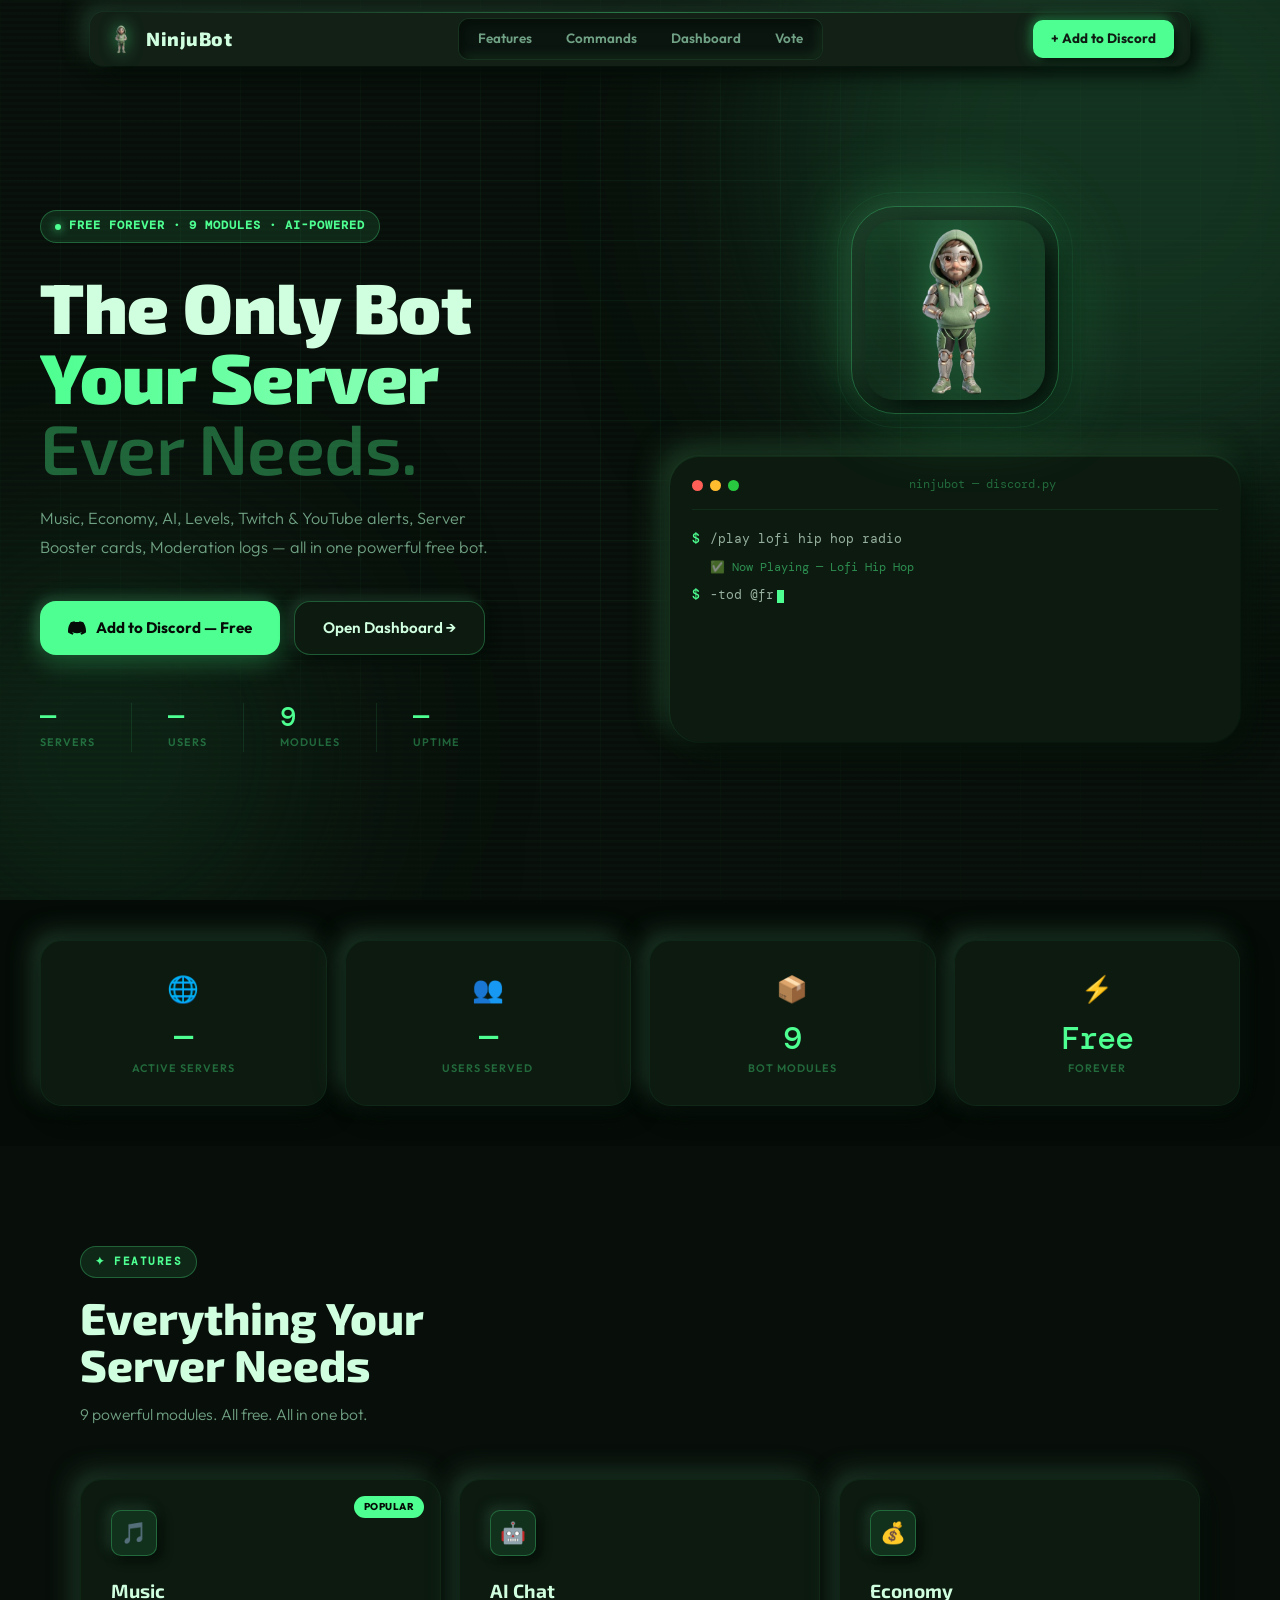
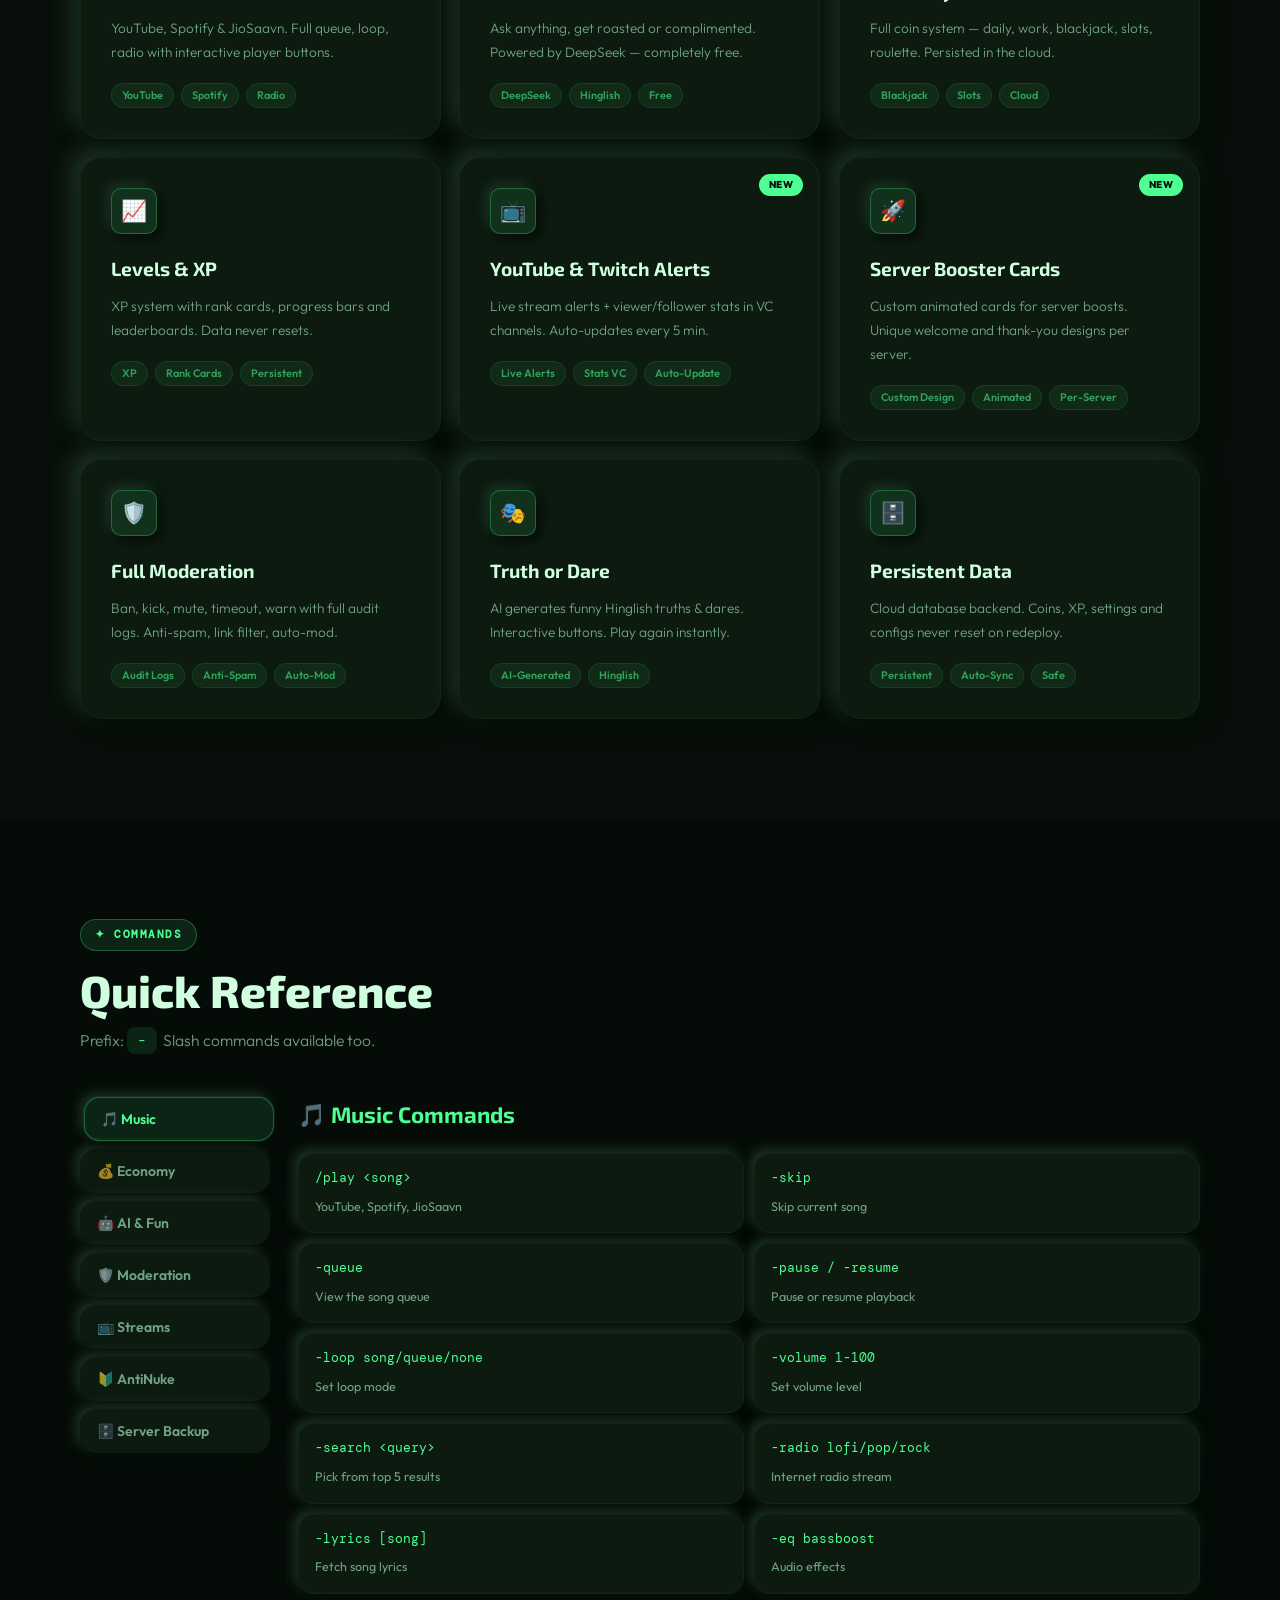
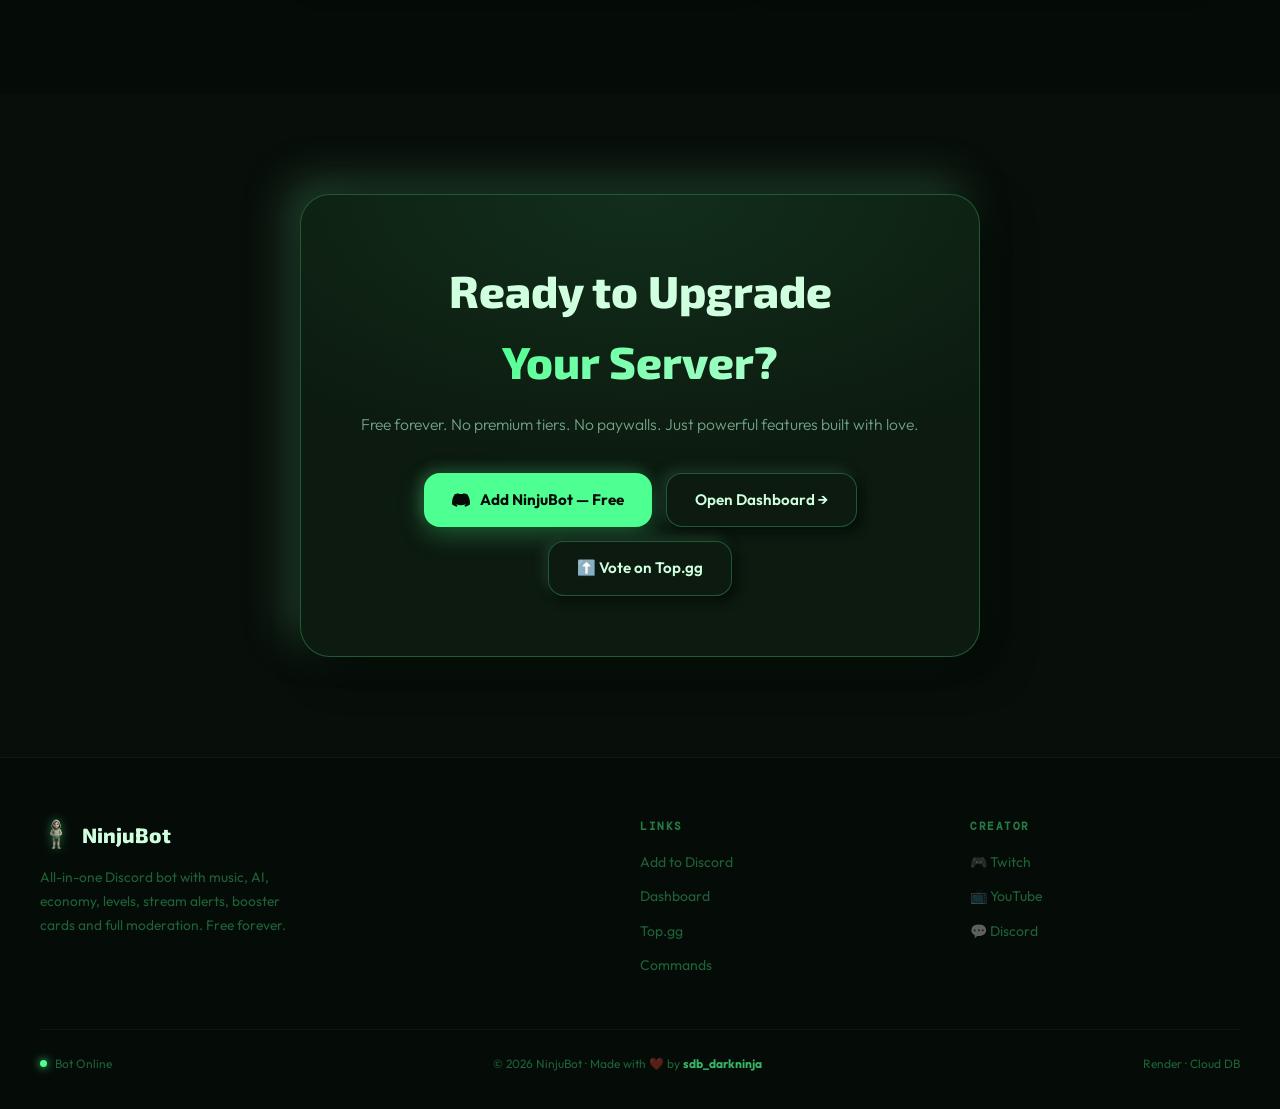
<file: index.html>
<!DOCTYPE html>
<html lang="en">
<head>
<meta charset="UTF-8">
<link rel="icon" type="image/png" href="assets/Ninjubot-nobg.png">
<link rel="apple-touch-icon" href="assets/Ninjubot-nobg.png">
<meta name="viewport" content="width=device-width, initial-scale=1.0">
<title>NinjuBot — Your Ultimate Discord Companion</title>
<link rel="stylesheet" href="style.css">
</head>
<body>

<nav class="nav">
  <div class="nav-neu"></div>
  <div class="nav-in">
    <a href="#" class="nav-logo">
      <img src="assets/Ninjubot-nobg.png" alt="NinjuBot" style="width:30px;height:30px;object-fit:contain;filter:drop-shadow(0 0 8px rgba(78,255,145,0.6))">NinjuBot
    </a>
    <div class="nav-links">
      <a href="#features" class="nl">Features</a>
      <a href="#commands" class="nl">Commands</a>
      <a href="dashboard.html" class="nl">Dashboard</a>
      <a href="https://top.gg/bot/1483732014380224552/vote" target="_blank" class="nl">Vote</a>
    </div>
    <div class="nav-right">
      <a href="https://discord.com/oauth2/authorize?client_id=1483732014380224552&permissions=8&scope=bot%20applications.commands" target="_blank" class="nav-cta" id="nav-cta-btn">
        <canvas class="btn-particles" id="cta-particles"></canvas>
        <span>+ Add to Discord</span>
      </a>
      <button class="ham" onclick="toggleMenu()" aria-label="Menu">☰</button>
    </div>
  </div>
</nav>

<section class="hero">
  <div class="hglow hg1"></div>
  <div class="hglow hg2"></div>
  <div class="hero-inner">
    <div class="hero-l">
      <div class="h-pill"><span class="led"></span>Free Forever · 9 Modules · AI-Powered</div>
      <h1 class="h-title">
        <span class="hl1">The Only Bot</span>
        <span class="hl2">Your Server</span>
        <span class="hl3">Ever Needs.</span>
      </h1>
      <p class="h-desc">Music, Economy, AI, Levels, Twitch & YouTube alerts, Server Booster cards, Moderation logs — all in one powerful free bot.</p>
      <div class="h-btns">
        <a href="https://discord.com/oauth2/authorize?client_id=1483732014380224552&permissions=8&scope=bot%20applications.commands" target="_blank" class="btn-p">
          <svg width="18" height="18" viewBox="0 0 24 24" fill="currentColor"><path d="M20.317 4.37a19.791 19.791 0 0 0-4.885-1.515.074.074 0 0 0-.079.037c-.21.375-.444.864-.608 1.25a18.27 18.27 0 0 0-5.487 0 12.64 12.64 0 0 0-.617-1.25.077.077 0 0 0-.079-.037A19.736 19.736 0 0 0 3.677 4.37a.07.07 0 0 0-.032.027C.533 9.046-.32 13.58.099 18.057.101 18.08.114 18.102.132 18.116a19.9 19.9 0 0 0 5.993 3.03.078.078 0 0 0 .084-.028 14.09 14.09 0 0 0 1.226-1.994.076.076 0 0 0-.041-.106 13.107 13.107 0 0 1-1.872-.892.077.077 0 0 1-.008-.127c.126-.094.252-.192.372-.292a.074.074 0 0 1 .077-.01c3.928 1.793 8.18 1.793 12.062 0a.074.074 0 0 1 .078.01c.12.098.246.198.373.292a.077.077 0 0 1-.006.127c-.598.349-1.22.645-1.873.892a.077.077 0 0 0-.041.107c.36.698.772 1.362 1.225 1.993a.076.076 0 0 0 .084.028 19.834 19.834 0 0 0 6.002-3.03.077.077 0 0 0 .032-.054c.5-5.177-.838-9.674-3.549-13.66a.06.06 0 0 0-.031-.03z"/></svg>
          Add to Discord — Free
        </a>
        <a href="dashboard.html" class="btn-o">Open Dashboard →</a>
      </div>
      <div class="h-metrics">
        <div class="metric"><div class="metric-v" id="hm-g">—</div><div class="metric-l">Servers</div></div>
        <div class="metric-sep"></div>
        <div class="metric"><div class="metric-v" id="hm-u">—</div><div class="metric-l">Users</div></div>
        <div class="metric-sep"></div>
        <div class="metric"><div class="metric-v">9</div><div class="metric-l">Modules</div></div>
        <div class="metric-sep"></div>
        <div class="metric"><div class="metric-v" id="hm-up">—</div><div class="metric-l">Uptime</div></div>
      </div>
    </div>
    <div class="hero-r">
      <div class="bot-wrap">
        <div class="bot-avatar-wrap">
          <img src="assets/Ninjubot-nobg.png" alt="NinjuBot" class="bot-avatar" style="filter:drop-shadow(0 0 28px rgba(78,255,145,0.4))">
          <div class="ring1"></div><div class="ring2"></div>
        </div>
        <div class="terminal" id="terminal-block">
          <div class="term-bar">
            <div class="tdot"></div><div class="tdot"></div><div class="tdot"></div>
            <span class="ttitle">ninjubot — discord.py</span>
          </div>
          <div class="tlines" id="tlines"></div>
        </div>
      </div>
    </div>
  </div>
</section>

<div class="stats-bar">
  <div class="stats-row">
    <div class="sc"><div class="sc-icon">🌐</div><div class="sc-val" id="st-g">—</div><div class="sc-lbl">Active Servers</div></div>
    <div class="sc"><div class="sc-icon">👥</div><div class="sc-val" id="st-u">—</div><div class="sc-lbl">Users Served</div></div>
    <div class="sc"><div class="sc-icon">📦</div><div class="sc-val">9</div><div class="sc-lbl">Bot Modules</div></div>
    <div class="sc"><div class="sc-icon">⚡</div><div class="sc-val">Free</div><div class="sc-lbl">Forever</div></div>
  </div>
</div>

<section class="features" id="features">
  <div class="wrap">
    <div class="reveal">
      <div class="s-label">✦ Features</div>
      <h2 class="s-title">Everything Your<br>Server Needs</h2>
      <p class="s-sub">9 powerful modules. All free. All in one bot.</p>
    </div>
    <div class="feat-grid reveal">
      <div class="fc"><div class="fc-badge">Popular</div><div class="fc-icon">🎵</div><h3 class="fc-title">Music</h3><p class="fc-desc">YouTube, Spotify & JioSaavn. Full queue, loop, radio with interactive player buttons.</p><div class="fc-tags"><span class="fc-tag">YouTube</span><span class="fc-tag">Spotify</span><span class="fc-tag">Radio</span></div></div>
      <div class="fc"><div class="fc-icon">🤖</div><h3 class="fc-title">AI Chat</h3><p class="fc-desc">Ask anything, get roasted or complimented. Powered by DeepSeek — completely free.</p><div class="fc-tags"><span class="fc-tag">DeepSeek</span><span class="fc-tag">Hinglish</span><span class="fc-tag">Free</span></div></div>
      <div class="fc"><div class="fc-icon">💰</div><h3 class="fc-title">Economy</h3><p class="fc-desc">Full coin system — daily, work, blackjack, slots, roulette. Persisted in the cloud.</p><div class="fc-tags"><span class="fc-tag">Blackjack</span><span class="fc-tag">Slots</span><span class="fc-tag">Cloud</span></div></div>
      <div class="fc"><div class="fc-icon">📈</div><h3 class="fc-title">Levels & XP</h3><p class="fc-desc">XP system with rank cards, progress bars and leaderboards. Data never resets.</p><div class="fc-tags"><span class="fc-tag">XP</span><span class="fc-tag">Rank Cards</span><span class="fc-tag">Persistent</span></div></div>
      <div class="fc"><div class="fc-badge">New</div><div class="fc-icon">📺</div><h3 class="fc-title">YouTube & Twitch Alerts</h3><p class="fc-desc">Live stream alerts + viewer/follower stats in VC channels. Auto-updates every 5 min.</p><div class="fc-tags"><span class="fc-tag">Live Alerts</span><span class="fc-tag">Stats VC</span><span class="fc-tag">Auto-Update</span></div></div>
      <div class="fc"><div class="fc-badge">New</div><div class="fc-icon">🚀</div><h3 class="fc-title">Server Booster Cards</h3><p class="fc-desc">Custom animated cards for server boosts. Unique welcome and thank-you designs per server.</p><div class="fc-tags"><span class="fc-tag">Custom Design</span><span class="fc-tag">Animated</span><span class="fc-tag">Per-Server</span></div></div>
      <div class="fc"><div class="fc-icon">🛡️</div><h3 class="fc-title">Full Moderation</h3><p class="fc-desc">Ban, kick, mute, timeout, warn with full audit logs. Anti-spam, link filter, auto-mod.</p><div class="fc-tags"><span class="fc-tag">Audit Logs</span><span class="fc-tag">Anti-Spam</span><span class="fc-tag">Auto-Mod</span></div></div>
      <div class="fc"><div class="fc-icon">🎭</div><h3 class="fc-title">Truth or Dare</h3><p class="fc-desc">AI generates funny Hinglish truths & dares. Interactive buttons. Play again instantly.</p><div class="fc-tags"><span class="fc-tag">AI-Generated</span><span class="fc-tag">Hinglish</span></div></div>
      <div class="fc"><div class="fc-icon">🗄️</div><h3 class="fc-title">Persistent Data</h3><p class="fc-desc">Cloud database backend. Coins, XP, settings and configs never reset on redeploy.</p><div class="fc-tags"><span class="fc-tag">Persistent</span><span class="fc-tag">Auto-Sync</span><span class="fc-tag">Safe</span></div></div>
    </div>
  </div>
</section>

<section class="commands" id="commands">
  <div class="wrap">
    <div class="reveal">
      <div class="s-label">✦ Commands</div>
      <h2 class="s-title">Quick Reference</h2>
      <p class="s-sub">Prefix: <code style="background:var(--green-lo);color:var(--green);padding:3px 10px;border-radius:8px;font-family:var(--font-m)">-</code> &nbsp;Slash commands available too.</p>
    </div>
    <div class="cmd-layout">
      <div class="cmd-tabs">
        <button class="ctab active" onclick="showTab('music',this)">🎵 Music</button>
        <button class="ctab" onclick="showTab('eco',this)">💰 Economy</button>
        <button class="ctab" onclick="showTab('ai',this)">🤖 AI & Fun</button>
        <button class="ctab" onclick="showTab('mod',this)">🛡️ Moderation</button>
        <button class="ctab" onclick="showTab('stream',this)">📺 Streams</button>
        <button class="ctab" onclick="showTab('antinuke',this)">🔰 AntiNuke</button>
        <button class="ctab" onclick="showTab('backup',this)">🗄️ Server Backup</button>
      </div>
      <div>
        <div id="p-music" class="cpanel active">
          <div class="cpanel-h">🎵 Music Commands</div>
          <div class="cmd-grid">
            <div class="ce"><code>/play &lt;song&gt;</code><span>YouTube, Spotify, JioSaavn</span></div>
            <div class="ce"><code>-skip</code><span>Skip current song</span></div>
            <div class="ce"><code>-queue</code><span>View the song queue</span></div>
            <div class="ce"><code>-pause / -resume</code><span>Pause or resume playback</span></div>
            <div class="ce"><code>-loop song/queue/none</code><span>Set loop mode</span></div>
            <div class="ce"><code>-volume 1-100</code><span>Set volume level</span></div>
            <div class="ce"><code>-search &lt;query&gt;</code><span>Pick from top 5 results</span></div>
            <div class="ce"><code>-radio lofi/pop/rock</code><span>Internet radio stream</span></div>
            <div class="ce"><code>-lyrics [song]</code><span>Fetch song lyrics</span></div>
            <div class="ce"><code>-eq bassboost</code><span>Audio effects</span></div>
          </div>
        </div>
        <div id="p-eco" class="cpanel">
          <div class="cpanel-h">💰 Economy Commands</div>
          <div class="cmd-grid">
            <div class="ce"><code>-balance</code><span>Check your wallet</span></div>
            <div class="ce"><code>-daily</code><span>Claim ₹100-300 daily</span></div>
            <div class="ce"><code>-work</code><span>Earn coins (1h cooldown)</span></div>
            <div class="ce"><code>-gamble &lt;amount&gt;</code><span>50% chance to double</span></div>
            <div class="ce"><code>-blackjack &lt;amount&gt;</code><span>Play Blackjack</span></div>
            <div class="ce"><code>-slots &lt;amount&gt;</code><span>Slot machine</span></div>
            <div class="ce"><code>-roulette &lt;amount&gt;</code><span>Roulette wheel</span></div>
            <div class="ce"><code>-give @user &lt;amount&gt;</code><span>Transfer coins</span></div>
            <div class="ce"><code>-leaderboard</code><span>Top 10 richest users</span></div>
          </div>
        </div>
        <div id="p-ai" class="cpanel">
          <div class="cpanel-h">🤖 AI & Fun Commands</div>
          <div class="cmd-grid">
            <div class="ce"><code>-ask &lt;question&gt;</code><span>Ask AI anything</span></div>
            <div class="ce"><code>-roast @user</code><span>AI-generated roast</span></div>
            <div class="ce"><code>-compliment @user</code><span>AI compliment</span></div>
            <div class="ce"><code>-tod @user</code><span>Hinglish Truth or Dare</span></div>
            <div class="ce"><code>-wordle</code><span>Play Wordle</span></div>
            <div class="ce"><code>-tictactoe @user</code><span>Tic Tac Toe</span></div>
            <div class="ce"><code>-meme</code><span>Random Reddit meme</span></div>
            <div class="ce"><code>-8ball &lt;question&gt;</code><span>Magic 8 ball</span></div>
          </div>
        </div>
        <div id="p-mod" class="cpanel">
          <div class="cpanel-h">🛡️ Moderation Commands</div>
          <div class="cmd-grid">
            <div class="ce"><code>-ban @user [reason]</code><span>Ban a member</span></div>
            <div class="ce"><code>-kick @user [reason]</code><span>Kick a member</span></div>
            <div class="ce"><code>-mute @user [time]</code><span>Mute / timeout a member</span></div>
            <div class="ce"><code>-warn @user [reason]</code><span>Warn a member</span></div>
            <div class="ce"><code>-purge &lt;amount&gt;</code><span>Bulk delete messages</span></div>
            <div class="ce"><code>-audit</code><span>View full mod audit log</span></div>
            <div class="ce"><code>-warns @user</code><span>View user warnings</span></div>
            <div class="ce"><code>-unban @user</code><span>Unban a member</span></div>
          </div>
        </div>
        <div id="p-stream" class="cpanel">
          <div class="cpanel-h">📺 Stream Commands</div>
          <div class="cmd-grid">
            <div class="ce"><code>-twitchsetup [id]</code><span>Create Twitch stat VC channels</span></div>
            <div class="ce"><code>-youtubesetup [id]</code><span>Create YouTube stat VC channels</span></div>
            <div class="ce"><code>-twitchalert #channel</code><span>Set Twitch live alert channel</span></div>
            <div class="ce"><code>-youtubealert #channel</code><span>Set YouTube video alert channel</span></div>
            <div class="ce"><code>-twitchstats</code><span>Show current Twitch stats</span></div>
            <div class="ce"><code>-twitchreset</code><span>Delete saved Twitch channel IDs</span></div>
          </div>
        </div>
        <div id="p-antinuke" class="cpanel">
          <div class="cpanel-h">🔰 AntiNuke Commands</div>
          <div class="cmd-grid">
            <div class="ce"><code>-antinuke on/off</code><span>Enable or disable AntiNuke protection</span></div>
            <div class="ce"><code>-antinuke status</code><span>Show current AntiNuke settings</span></div>
            <div class="ce"><code>-antinuke whitelist @user</code><span>Whitelist a trusted admin user</span></div>
            <div class="ce"><code>-antinuke unwhitelist @user</code><span>Remove user from whitelist</span></div>
            <div class="ce"><code>-antinuke punishment ban/kick/strip</code><span>Set action on nuke detection</span></div>
            <div class="ce"><code>-antinuke threshold &lt;action&gt; &lt;n&gt;</code><span>Set trigger threshold per action</span></div>
            <div class="ce"><code>-antinuke logchannel #channel</code><span>Set alert log channel</span></div>
            <div class="ce"><code>-antinuke reset</code><span>Reset all thresholds to default</span></div>
          </div>
          <div style="margin-top:18px;padding:14px 18px;border-radius:var(--r-md);background:var(--green-lo);border:1px solid var(--green-border);font-size:0.82rem;color:var(--tx-2);line-height:1.7">
            <strong style="color:var(--green)">🔰 What AntiNuke does:</strong><br>
            Monitors mass bans, kicks, channel/role deletions and permission changes in real time. If a compromised admin account tries to nuke your server, NinjuBot automatically bans or strips them before the damage spreads. Configure thresholds &amp; punishment via Dashboard or commands.
          </div>
        </div>
        <div id="p-backup" class="cpanel">
          <div class="cpanel-h">🗄️ Server Backup Commands</div>
          <div class="cmd-grid">
            <div class="ce"><code>-backup create [label]</code><span>Create a full server backup</span></div>
            <div class="ce"><code>-backup list</code><span>List all saved backups</span></div>
            <div class="ce"><code>-backup restore &lt;id&gt;</code><span>Restore roles &amp; channels (owner only)</span></div>
            <div class="ce"><code>-backup delete &lt;id&gt;</code><span>Delete a backup (owner only)</span></div>
            <div class="ce"><code>-backup preview &lt;id&gt;</code><span>Preview backup contents</span></div>
            <div class="ce"><code>-backup info</code><span>Show backup storage usage</span></div>
          </div>
          <div style="margin-top:18px;padding:14px 18px;border-radius:var(--r-md);background:var(--green-lo);border:1px solid var(--green-border);font-size:0.82rem;color:var(--tx-2);line-height:1.7">
            <strong style="color:var(--green)">🗄️ What Server Backup saves:</strong><br>
            Roles (names, colours, permissions), channels (categories, text &amp; voice, topics, slowmode), server emoji and member count snapshot. Restore is non-destructive — it recreates missing items without deleting existing ones. Only the server owner can create or restore backups.
          </div>
        </div>
      </div>
    </div>
  </div>
</section>

<section class="cta reveal">
  <div class="wrap">
    <div class="cta-box">
      <h2 class="cta-title">Ready to Upgrade<br><span class="grad">Your Server?</span></h2>
      <p class="cta-sub">Free forever. No premium tiers. No paywalls. Just powerful features built with love.</p>
      <div class="cta-btns">
        <a href="https://discord.com/oauth2/authorize?client_id=1483732014380224552&permissions=8&scope=bot%20applications.commands" target="_blank" class="btn-p">
          <svg width="18" height="18" viewBox="0 0 24 24" fill="currentColor"><path d="M20.317 4.37a19.791 19.791 0 0 0-4.885-1.515.074.074 0 0 0-.079.037c-.21.375-.444.864-.608 1.25a18.27 18.27 0 0 0-5.487 0 12.64 12.64 0 0 0-.617-1.25.077.077 0 0 0-.079-.037A19.736 19.736 0 0 0 3.677 4.37a.07.07 0 0 0-.032.027C.533 9.046-.32 13.58.099 18.057.101 18.08.114 18.102.132 18.116a19.9 19.9 0 0 0 5.993 3.03.078.078 0 0 0 .084-.028 14.09 14.09 0 0 0 1.226-1.994.076.076 0 0 0-.041-.106 13.107 13.107 0 0 1-1.872-.892.077.077 0 0 1-.008-.127c.126-.094.252-.192.372-.292a.074.074 0 0 1 .077-.01c3.928 1.793 8.18 1.793 12.062 0a.074.074 0 0 1 .078.01c.12.098.246.198.373.292a.077.077 0 0 1-.006.127c-.598.349-1.22.645-1.873.892a.077.077 0 0 0-.041.107c.36.698.772 1.362 1.225 1.993a.076.076 0 0 0 .084.028 19.834 19.834 0 0 0 6.002-3.03.077.077 0 0 0 .032-.054c.5-5.177-.838-9.674-3.549-13.66a.06.06 0 0 0-.031-.03z"/></svg>
          Add NinjuBot — Free
        </a>
        <a href="dashboard.html" class="btn-o">Open Dashboard →</a>
        <a href="https://top.gg/bot/1483732014380224552/vote" target="_blank" class="btn-o">⬆️ Vote on Top.gg</a>
      </div>
    </div>
  </div>
</section>

<footer class="footer">
  <div class="footer-inner">
    <div class="footer-grid">
      <div>
        <div class="foot-logo"><img src="assets/Ninjubot-nobg.png" alt="NinjuBot" style="width:32px;height:32px;object-fit:contain;filter:drop-shadow(0 0 5px rgba(78,255,145,0.4))">NinjuBot</div>
        <p class="foot-desc">All-in-one Discord bot with music, AI, economy, levels, stream alerts, booster cards and full moderation. Free forever.</p>
      </div>
      <div>
        <div class="foot-h">Links</div>
        <a href="https://discord.com/oauth2/authorize?client_id=1483732014380224552&permissions=8&scope=bot%20applications.commands" target="_blank" class="foot-a">Add to Discord</a>
        <a href="dashboard.html" class="foot-a">Dashboard</a>
        <a href="https://top.gg/bot/1483732014380224552/vote" target="_blank" class="foot-a">Top.gg</a>
        <a href="#commands" class="foot-a">Commands</a>
      </div>
      <div>
        <div class="foot-h">Creator</div>
        <a href="https://twitch.tv/sdb_darkninja" target="_blank" class="foot-a">🎮 Twitch</a>
        <a href="https://youtube.com/@sdb_darkninja" target="_blank" class="foot-a">📺 YouTube</a>
        <a href="#" class="foot-a">💬 Discord</a>
      </div>
    </div>
    <div class="foot-bottom">
      <div class="foot-status"><div class="status-dot"></div><span>Bot Online</span></div>
      <span>© 2026 NinjuBot · Made with ❤️ by <strong style="color:rgba(78,255,145,0.7)">sdb_darkninja</strong></span>
      <span>Render · Cloud DB</span>
    </div>
  </div>
</footer>

<script>
// ── Tab switcher for Commands section ────────────────────────
function showTab(id, btn) {
  // Hide all panels
  document.querySelectorAll('.cpanel').forEach(p => p.classList.remove('active'));
  // Deactivate all tab buttons
  document.querySelectorAll('.ctab').forEach(b => b.classList.remove('active'));
  // Show selected panel
  const panel = document.getElementById('p-' + id);
  if (panel) panel.classList.add('active');
  // Activate clicked button
  if (btn) btn.classList.add('active');
}
</script>

<script>
// ── Terminal Typewriter ────────────────────────────────────
(function() {
  const LINES = [
    { type: 'cmd',    text: '/play lofi hip hop radio' },
    { type: 'output', text: '✅ Now Playing — Lofi Hip Hop' },
    { type: 'cmd',    text: '-tod @friend' },
    { type: 'output', text: '🎭 AI generating Hinglish dare…' },
    { type: 'cmd',    text: '-daily' },
    { type: 'output', text: '💰 +₹247 coins claimed!' },
    { type: 'cmd',    text: '-ask What is life?' },
  ];
  const CHAR_SPEED = 42;
  const LINE_PAUSE = 340;
  const LOOP_PAUSE = 1800;

  const container = document.getElementById('tlines');
  if (!container) return;

  // Pre-render all rows invisible so the container height is fixed immediately
  let rows = [];
  LINES.forEach((line, i) => {
    const div = document.createElement('div');
    if (line.type === 'cmd') {
      div.className = 'tl';
      const prompt = document.createElement('span');
      prompt.className = 'tp';
      prompt.textContent = '$';
      const content = document.createElement('span');
      content.className = 'tc';
      div.appendChild(prompt);
      div.appendChild(content);
    } else {
      div.className = 'tl to';
    }
    div.style.opacity = '0';
    container.appendChild(div);
    rows.push(div);
  });

  function sleep(ms) { return new Promise(r => setTimeout(r, ms)); }

  async function typewriter() {
    while (true) {
      // Reset all rows
      rows.forEach((row, i) => {
        row.style.opacity = '0';
        row.style.transition = '';
        if (LINES[i].type === 'cmd') {
          const tc = row.querySelector('.tc');
          // clear text but keep cursor if present
          while (tc.firstChild) tc.removeChild(tc.firstChild);
          const cur = row.querySelector('.cursor');
          if (cur) cur.remove();
        } else {
          row.textContent = '';
        }
      });

      for (let i = 0; i < LINES.length; i++) {
        const line = LINES[i];
        const row  = rows[i];
        const isLast = i === LINES.length - 1;
        row.style.opacity = '1';

        if (line.type === 'cmd') {
          const tc = row.querySelector('.tc');
          // Add blinking cursor
          const cur = document.createElement('span');
          cur.className = 'cursor';
          tc.appendChild(cur);

          for (let c = 0; c < line.text.length; c++) {
            tc.insertBefore(document.createTextNode(line.text[c]), cur);
            await sleep(CHAR_SPEED);
          }

          if (!isLast) {
            cur.remove();
          }
          await sleep(LINE_PAUSE * 0.4);

        } else {
          row.textContent = line.text;
          await sleep(LINE_PAUSE);
        }
      }

      await sleep(LOOP_PAUSE);
    }
  }

  setTimeout(typewriter, 600);
})();
</script>
<script src="app.js"></script>

<script>
(function(){
  const btn=document.getElementById('nav-cta-btn');
  const canvas=document.getElementById('cta-particles');
  if(!btn||!canvas)return;
  const ctx=canvas.getContext('2d');
  let W=0,H=0,parts=[],raf=null;
  const MAX=32,CHARS=['<','>','/','{}','01',';;','=>'];

  function size(){
    const r=btn.getBoundingClientRect();
    W=Math.round(r.width);H=Math.round(r.height);
    canvas.setAttribute('width',W);canvas.setAttribute('height',H);
  }
  function mk(burst){
    return{x:Math.random()*W,y:burst?Math.random()*H:H+4,
      vx:(Math.random()-.5)*(burst?2:.5),vy:burst?-(Math.random()*2.5+1):-(Math.random()*.9+.3),
      r:Math.random()*1.6+.5,a:burst?Math.random()*.8+.1:0,ta:Math.random()*.65+.2,
      life:Math.random()*70+30,lived:0,
      char:Math.random()>.6?null:CHARS[Math.floor(Math.random()*CHARS.length)]};
  }
  function tick(){
    ctx.clearRect(0,0,W,H);
    while(parts.length<MAX)parts.push(mk(false));
    parts.forEach((p,i)=>{
      p.x+=p.vx;p.y+=p.vy;p.lived++;
      if(p.a<p.ta)p.a=Math.min(p.ta,p.a+.04);
      const lr=p.lived/p.life;
      const a=lr>.65?p.a*(1-(lr-.65)/.35):p.a;
      if(p.char){
        ctx.save();ctx.globalAlpha=a*.8;ctx.fillStyle='#0e1c13';
        ctx.font=`bold ${Math.round(p.r*5)}px monospace`;
        ctx.fillText(p.char,p.x,p.y);ctx.restore();
      }else{
        ctx.beginPath();ctx.arc(p.x,p.y,p.r,0,Math.PI*2);
        ctx.fillStyle=`rgba(14,28,19,${a*.9})`;ctx.fill();
      }
      if(p.lived>=p.life||p.y<-12||p.x<-12||p.x>W+12)parts[i]=mk(false);
    });
    raf=requestAnimationFrame(tick);
  }
  function start(){if(raf)return;size();for(let i=0;i<10;i++)parts.push(mk(true));tick();}
  function stop(){if(raf){cancelAnimationFrame(raf);raf=null;}parts=[];ctx.clearRect(0,0,W,H);}
  btn.addEventListener('mouseenter',start);
  btn.addEventListener('mouseleave',stop);
})();
</script>

<script>
// ── Card codeblock-style wobble ───────────────────────────────
window.addEventListener('load', function() {
  document.querySelectorAll('.fc').forEach(card => {
    let raf = null;
    let targetX = 0, targetY = 0;
    let currentX = 0, currentY = 0;
    let hovering = false;

    // smooth lerp animation loop
    function animate() {
      currentX += (targetX - currentX) * 0.08;
      currentY += (targetY - currentY) * 0.08;

      const dx = Math.abs(targetX - currentX);
      const dy = Math.abs(targetY - currentY);

      card.style.transform = `perspective(800px) rotateX(${currentX.toFixed(3)}deg) rotateY(${currentY.toFixed(3)}deg) scale(${hovering ? 1.03 : 1})`;

      if (hovering || dx > 0.01 || dy > 0.01) {
        raf = requestAnimationFrame(animate);
      } else {
        card.style.transform = 'perspective(800px) rotateX(0deg) rotateY(0deg) scale(1)';
        raf = null;
      }
    }

    card.addEventListener('mouseenter', () => {
      hovering = true;
      card.style.transition = 'box-shadow 0.25s ease, border-color 0.25s ease';
      if (!raf) raf = requestAnimationFrame(animate);
    });

    card.addEventListener('mousemove', e => {
      const r = card.getBoundingClientRect();
      const x = (e.clientX - r.left) / r.width  - 0.5;
      const y = (e.clientY - r.top)  / r.height - 0.5;
      targetX = -y * 16;
      targetY =  x * 16;
    });

    card.addEventListener('mouseleave', () => {
      hovering = false;
      targetX = 0;
      targetY = 0;
      card.style.transition = 'box-shadow 0.25s ease, border-color 0.25s ease';
      if (!raf) raf = requestAnimationFrame(animate);
    });
  });
});
</script>
</body>
</html>
</file>
<file: style.css>
/* ═══════════════════════════════════════════════════════════
   NinjuBot Dashboard — Deep Forest Green Neumorphic System
   Fonts: Exo 2 (display) · Outfit (body) · DM Mono (code)
═══════════════════════════════════════════════════════════ */
@import url('https://fonts.googleapis.com/css2?family=Exo+2:wght@300;400;500;600;700;800;900&family=DM+Mono:wght@400;500&family=Outfit:wght@300;400;500;600;700&display=swap');

:root {
  --font-mono: "Courier New", Courier, monospace;
  /* ── Base surfaces — deep green-tinted dark ── */
  --base:        #080f0a;
  --base-up:     #0b1a0d;
  --base-down:   #050c07;
  --surface:     #0c1a0f;
  --surface-hi:  #112214;

  /* ── Accent ── */
  --green:       #4eff91;
  --green-dim:   #30d96a;
  --green-lo:    rgba(78,255,145,0.1);
  --green-lo2:   rgba(78,255,145,0.07);
  --green-border:rgba(78,255,145,0.28);

  /* ── Discord purple ── */
  --discord:     #5865f2;
  --discord-lo:  rgba(88,101,242,0.15);
  --discord-b:   rgba(88,101,242,0.35);

  /* ── Status colors ── */
  --red:    #ff4f4f;
  --red-lo: rgba(255,79,79,0.12);
  --yellow: #fbbf24;
  --ylo-lo: rgba(251,191,36,0.12);
  --blue:   #38bdf8;
  --blu-lo: rgba(56,189,248,0.12);
  --pink:   #f472b6;
  --pnk-lo: rgba(244,114,182,0.12);

  /* ── Neumorphic shadows (green-tinted) ── */
  --neu-out:    8px 8px 22px #040c07, -8px -8px 22px #1e3828;
  --neu-out-sm: 4px 4px 11px #040c07, -4px -4px 11px #1e3828;
  --neu-out-lg: 14px 14px 38px #030a06, -14px -14px 38px #21402c;
  --neu-in:     inset 5px 5px 15px #040c07, inset -5px -5px 15px #1e3828;
  --neu-green:  8px 8px 22px #040c07,-8px -8px 22px #1e3828,0 0 0 1px var(--green-border),0 0 32px rgba(78,255,145,0.12);
  --neu-gsm:    4px 4px 11px #040c07,-4px -4px 11px #1e3828,0 0 0 1px var(--green-border);
  --neu-discord:8px 8px 22px #040c07,-8px -8px 22px #1e3828,0 0 0 1px var(--discord-b),0 0 28px rgba(88,101,242,0.12);

  /* ── Text ── */
  --tx:   #d0ffe0;
  --tx-2: rgba(180,255,210,0.6);
  --tx-3: rgba(78,255,145,0.35);

  /* ── Type ── */
  --font-d: 'Exo 2', sans-serif;
  --font-b: 'Outfit', sans-serif;
  --font-m: 'DM Mono', monospace;

  /* ── Geometry ── */
  --r-sm: 10px; --r-md: 16px; --r-lg: 22px; --r-xl: 30px;
  --ease: cubic-bezier(0.4,0,0.2,1);
  --spring: cubic-bezier(0.34,1.56,0.64,1);
  --t: 0.22s;
  --nav-h: 68px;
  --max-w: 1240px;
}

/* ── Reset ── */
*,*::before,*::after{box-sizing:border-box;margin:0;padding:0}
html{scroll-behavior:smooth}
body{margin:0;font-family:var(--font-b);background:var(--base);color:var(--tx);line-height:1.6;overflow-x:hidden;-webkit-font-smoothing:antialiased}
a{text-decoration:none;color:inherit}
button{cursor:pointer;font-family:var(--font-b)}
::-webkit-scrollbar{width:5px;height:5px}
::-webkit-scrollbar-track{background:#07100a}
::-webkit-scrollbar-thumb{background:#2a6e3c;border-radius:3px}
::-webkit-scrollbar-thumb:hover{background:#4eff91}

/* ── Utilities ── */
.wrap{max-width:var(--max-w);margin:0 auto;padding:0 40px}
.neu{background:var(--surface);border-radius:var(--r-lg);box-shadow:var(--neu-out)}
.neu-sm{background:var(--surface);border-radius:var(--r-md);box-shadow:var(--neu-out-sm)}
.neu-in{background:var(--base-down);border-radius:var(--r-md);box-shadow:var(--neu-in)}
/* ════════ NEUMORPHIC NAVBAR ════════ */
.nav{position:fixed;top:12px;left:20px;right:20px;z-index:999;height:54px}

/* The floating pill */
.nav-neu{
  width:100%;max-width:1100px;margin:0 auto;height:54px;
  border-radius:14px;
  background:#122016;
  box-shadow:8px 8px 20px #040c07,-8px -8px 20px #1e3828,0 0 0 1px rgba(78,255,145,0.12);
  position:relative;
}
.nav-neu::before{
  content:'';position:absolute;top:0;left:40px;right:40px;height:1px;
  background:linear-gradient(90deg,transparent,rgba(78,255,145,0.4),transparent);
  pointer-events:none;
}

/* Content row — 3-col grid so links are perfectly centered */
.nav-in{
  position:absolute;inset:0;
  display:grid;grid-template-columns:1fr auto 1fr;
  align-items:center;padding:0 16px;
  max-width:1100px;margin:0 auto;
}

.nav-logo{display:flex;align-items:center;gap:10px;font-family:var(--font-d);font-size:1.2rem;font-weight:800;letter-spacing:0.5px;text-decoration:none;color:var(--tx)}

/* Center column — links */
.nav-links{
  display:flex;align-items:center;gap:4px;justify-content:center;
  /* single inset container wrapping all buttons */
  background:#0a1510;
  border-radius:10px;
  box-shadow:inset 4px 4px 8px #060e08,inset -4px -4px 8px #152b1a,0 0 0 1px rgba(78,255,145,0.08);
  padding:4px;
}

/* individual buttons inside the container — flat, no shadow */
.nl{
  padding:5px 15px;
  border-radius:7px;
  font-size:0.84rem;font-weight:600;
  color:var(--tx-2);
  text-decoration:none;
  border:none;cursor:pointer;
  background:transparent;
  transition:color 0.15s ease,background 0.15s ease;
  white-space:nowrap;
}
.nl:hover{
  color:#4eff91;
  background:rgba(78,255,145,0.07);
}
.nl:active{
  color:#4eff91;
  background:rgba(78,255,145,0.12);
}

/* Right column — CTA + ham */
.nav-right{display:flex;align-items:center;justify-content:flex-end;gap:8px}

/* Add to Discord button */
.nav-cta{
  position:relative;overflow:hidden;
  padding:8px 18px;border-radius:10px;
  background:#4eff91;color:#0e1c13;
  font-size:0.84rem;font-weight:700;
  border:none;cursor:pointer;
  display:inline-flex;align-items:center;
  text-decoration:none;white-space:nowrap;
  box-shadow:4px 4px 10px #040c07,-2px -2px 8px #1e6e3c,0 0 18px rgba(78,255,145,0.25);
  transition:box-shadow 0.18s ease,transform 0.18s ease;
}
.nav-cta:hover{transform:translateY(-1px);box-shadow:4px 4px 14px #040c07,-2px -2px 10px #1e6e3c,0 0 28px rgba(78,255,145,0.5)}
.nav-cta:active{transform:translateY(0);box-shadow:inset 2px 2px 6px rgba(0,0,0,0.3)}
.nav-cta canvas.btn-particles{position:absolute;top:0;left:0;width:100% !important;height:100% !important;pointer-events:none;border-radius:inherit;display:block}
.nav-cta span{position:relative;z-index:1;pointer-events:none}

.ham{display:none;background:none;border:none;color:var(--tx);font-size:1.4rem;cursor:pointer}


.green{color:var(--green)}
.mono{font-family:var(--font-m)}
.grad{background:linear-gradient(135deg,var(--green),#b2ffd0);-webkit-background-clip:text;-webkit-text-fill-color:transparent;background-clip:text}

/* ════════════ BUTTONS ════════════ */
.btn-p{display:inline-flex;align-items:center;gap:10px;padding:14px 28px;border-radius:var(--r-md);background:var(--green);color:var(--base-down);font-size:0.95rem;font-weight:700;border:none;box-shadow:0 6px 24px rgba(78,255,145,0.35),var(--neu-out-sm);transition:all var(--t) var(--spring)}
.btn-p:hover{transform:translateY(-3px);box-shadow:0 12px 36px rgba(78,255,145,0.5)}
.btn-o{display:inline-flex;align-items:center;gap:10px;padding:14px 28px;border-radius:var(--r-md);background:var(--surface);color:var(--tx);font-size:0.95rem;font-weight:600;border:1px solid var(--green-border);box-shadow:var(--neu-out-sm);transition:all var(--t) var(--spring)}
.btn-o:hover{transform:translateY(-3px);box-shadow:var(--neu-green);color:var(--green)}
.btn-discord{display:inline-flex;align-items:center;gap:12px;padding:15px 30px;border-radius:var(--r-md);background:var(--discord);color:#fff;font-size:1rem;font-weight:700;border:none;box-shadow:0 6px 24px rgba(88,101,242,0.4),var(--neu-out-sm);transition:all var(--t) var(--spring)}
.btn-discord:hover{transform:translateY(-3px);box-shadow:0 12px 36px rgba(88,101,242,0.55)}
.btn-sm{padding:8px 18px;border-radius:var(--r-sm);background:var(--green);color:var(--base-down);font-size:0.8rem;font-weight:700;border:none;box-shadow:0 3px 12px rgba(78,255,145,0.3);transition:all var(--t) var(--spring)}
.btn-sm:hover{transform:translateY(-2px)}
.btn-sm-o{padding:8px 18px;border-radius:var(--r-sm);background:var(--surface);color:var(--tx-2);font-size:0.8rem;font-weight:600;border:1px solid var(--green-border);box-shadow:var(--neu-out-sm);transition:all var(--t) var(--ease)}
.btn-sm-o:hover{color:var(--green)}
.btn-danger{padding:8px 18px;border-radius:var(--r-sm);background:var(--red-lo);color:var(--red);font-size:0.8rem;font-weight:700;border:1px solid rgba(255,79,79,0.25);transition:all var(--t) var(--ease)}
.btn-danger:hover{background:rgba(255,79,79,0.2)}

/* ════════════ NAV ════════════ */
.logo-mark{width:38px;height:38px;border-radius:10px;background:var(--surface);box-shadow:var(--neu-out-sm);display:flex;align-items:center;justify-content:center;font-size:1.1rem;border:1px solid var(--green-border)}
.nav-user{display:flex;align-items:center;gap:10px}
.nav-avatar{width:34px;height:34px;border-radius:50%;border:2px solid var(--green-border);box-shadow:0 0 12px rgba(78,255,145,0.2)}
.nav-uname{font-size:0.875rem;font-weight:600;color:var(--tx)}

/* ════════════ HERO ════════════ */
.hero{min-height:100vh;padding:calc(54px + 28px + 80px) 40px 100px;position:relative;overflow:hidden;display:flex;align-items:center}
.hero::before{content:'';position:absolute;inset:0;pointer-events:none;z-index:0;background-image:linear-gradient(rgba(78,255,145,0.045) 1px,transparent 1px),linear-gradient(90deg,rgba(78,255,145,0.045) 1px,transparent 1px);background-size:60px 60px;mask-image:radial-gradient(ellipse 75% 75% at 50% 40%,black 30%,transparent 100%)}
.hero::after{content:'';position:absolute;inset:0;pointer-events:none;z-index:0;background:repeating-linear-gradient(0deg,transparent,transparent 3px,rgba(78,255,145,0.012) 3px,rgba(78,255,145,0.012) 6px)}
.hglow{position:absolute;border-radius:50%;filter:blur(110px);pointer-events:none;z-index:0}
.hg1{width:700px;height:700px;background:rgba(30,80,50,0.55);top:-200px;right:-200px;animation:hgf 14s ease-in-out infinite}
.hg2{width:400px;height:400px;background:rgba(20,60,35,0.5);bottom:-50px;left:-100px;animation:hgf 10s ease-in-out infinite reverse 3s}
@keyframes hgf{0%,100%{transform:translate(0,0) scale(1)}50%{transform:translate(20px,-30px) scale(1.07)}}
.hero-inner{max-width:var(--max-w);margin:0 auto;width:100%;display:grid;grid-template-columns:1fr 1fr;gap:60px;align-items:center;position:relative;z-index:1}
.hero-l{animation:fadeUp 0.9s var(--ease) both}
.h-pill{display:inline-flex;align-items:center;gap:8px;background:var(--green-lo);border:1px solid var(--green-border);color:var(--green);padding:6px 14px;border-radius:999px;font-size:0.72rem;font-weight:700;letter-spacing:1px;text-transform:uppercase;margin-bottom:28px;font-family:var(--font-m)}
.led{width:6px;height:6px;border-radius:50%;background:var(--green);box-shadow:0 0 10px var(--green);animation:blink 1.8s ease infinite}
@keyframes blink{0%,100%{opacity:1}50%{opacity:0.35}}
.h-title{font-family:var(--font-d);font-size:clamp(3rem,5.5vw,5rem);font-weight:900;line-height:1.0;letter-spacing:-0.5px;margin-bottom:22px}
.hl1{display:block;color:var(--tx)}
.hl2{display:block;background:linear-gradient(90deg,var(--green) 0%,#a8ffc8 50%,var(--green) 100%);background-size:200%;-webkit-background-clip:text;-webkit-text-fill-color:transparent;background-clip:text;animation:sweep 5s linear infinite}
.hl3{display:block;color:var(--tx-3);font-weight:600}
@keyframes sweep{0%{background-position:0%}100%{background-position:200%}}
.h-desc{font-size:1.02rem;color:var(--tx-2);max-width:450px;font-weight:300;line-height:1.8;margin-bottom:38px}
.h-btns{display:flex;gap:14px;flex-wrap:wrap;margin-bottom:48px}
.h-metrics{display:flex;gap:36px}
.metric{display:flex;flex-direction:column;gap:4px}
.metric-v{font-family:var(--font-m);font-size:1.7rem;font-weight:500;color:var(--green);line-height:1}
.metric-l{font-size:0.68rem;color:var(--tx-3);font-weight:600;text-transform:uppercase;letter-spacing:1px}
.metric-sep{width:1px;background:rgba(78,255,145,0.1)}
.hero-r{position:relative;animation:fadeUp 0.9s 0.18s var(--ease) both}
.bot-wrap{display:flex;flex-direction:column;gap:56px;align-items:center}
.bot-avatar-wrap{position:relative;width:180px;height:180px}
.bot-avatar{width:180px;height:180px;border-radius:var(--r-xl);box-shadow:var(--neu-out-lg);object-fit:cover;filter:drop-shadow(0 0 24px rgba(78,255,145,0.25));animation:botFloat 7s ease-in-out infinite}
@keyframes botFloat{0%,100%{transform:translateY(0)}50%{transform:translateY(-12px)}}
.ring1{position:absolute;inset:-14px;border-radius:calc(var(--r-xl) + 14px);border:1px solid var(--green-border);box-shadow:0 0 30px rgba(78,255,145,0.12);animation:ringP 3s ease-in-out infinite}
.ring2{position:absolute;inset:-28px;border-radius:calc(var(--r-xl) + 28px);border:1px solid rgba(78,255,145,0.06);animation:ringP 3s ease-in-out infinite 1.5s}
@keyframes ringP{0%,100%{opacity:0.6;transform:scale(1)}50%{opacity:1;transform:scale(1.025)}}
.terminal{
  width:100%;
  padding:20px 22px;
  background:var(--surface);
  border-radius:var(--r-xl);
  box-shadow:
    10px 10px 28px #050e08,
    -10px -10px 28px #1f3d27,
    0 0 0 1px rgba(78,255,145,0.14),
    0 0 40px rgba(78,255,145,0.07),
    inset 0 1px 0 rgba(78,255,145,0.08);
  animation:termWobble 5s ease-in-out infinite;
  transform-origin:center center;
}
@keyframes termWobble{
  0%,100%{transform:rotate(-0.7deg) translateY(0px);box-shadow:10px 10px 28px #050e08,-10px -10px 28px #1f3d27,0 0 0 1px rgba(78,255,145,0.14),0 0 40px rgba(78,255,145,0.07),inset 0 1px 0 rgba(78,255,145,0.08)}
  20%{transform:rotate(0.9deg) translateY(-4px);box-shadow:12px 14px 32px #050e08,-12px -8px 28px #1f3d27,0 0 0 1px rgba(78,255,145,0.22),0 0 56px rgba(78,255,145,0.13),inset 0 1px 0 rgba(78,255,145,0.1)}
  40%{transform:rotate(-0.5deg) translateY(2px);box-shadow:8px 8px 22px #050e08,-8px -12px 26px #1f3d27,0 0 0 1px rgba(78,255,145,0.12),0 0 32px rgba(78,255,145,0.06),inset 0 1px 0 rgba(78,255,145,0.07)}
  60%{transform:rotate(0.8deg) translateY(-3px);box-shadow:14px 12px 34px #050e08,-10px -10px 30px #1f3d27,0 0 0 1px rgba(78,255,145,0.2),0 0 50px rgba(78,255,145,0.11),inset 0 1px 0 rgba(78,255,145,0.09)}
  80%{transform:rotate(-0.6deg) translateY(1px);box-shadow:9px 10px 24px #050e08,-9px -9px 24px #1f3d27,0 0 0 1px rgba(78,255,145,0.13),0 0 36px rgba(78,255,145,0.07),inset 0 1px 0 rgba(78,255,145,0.07)}
}
.term-bar{display:flex;align-items:center;gap:7px;margin-bottom:16px;padding-bottom:14px;border-bottom:1px solid rgba(78,255,145,0.08)}
.tdot{width:11px;height:11px;border-radius:50%}
.tdot:nth-child(1){background:#ff5f57}.tdot:nth-child(2){background:#febc2e}.tdot:nth-child(3){background:#28c840}
.ttitle{font-family:var(--font-m);font-size:0.72rem;color:var(--tx-3);margin:0 auto}
.tlines{display:flex;flex-direction:column;gap:0;height:196px;overflow:hidden}
.tl{display:flex;align-items:center;gap:10px;font-family:var(--font-m);font-size:0.8rem;height:28px;min-height:28px;flex-shrink:0}
.tl.visible{opacity:1}
.tp{color:var(--green);font-weight:500}.tc{color:rgba(210,240,220,0.7)}.to{color:rgba(78,255,145,0.5);font-size:0.74rem;padding-left:18px}
.cursor{display:inline-block;width:7px;height:13px;background:var(--green);margin-left:3px;animation:cur 1s step-end infinite;vertical-align:text-bottom}
@keyframes cur{0%,100%{opacity:1}50%{opacity:0}}

/* ════════════ SECTION COMMONS ════════════ */
section{padding:100px 40px}
.s-label{display:inline-flex;align-items:center;gap:8px;background:var(--green-lo);border:1px solid var(--green-border);color:var(--green);padding:6px 14px;border-radius:999px;font-size:0.7rem;font-weight:700;text-transform:uppercase;letter-spacing:1.5px;margin-bottom:16px;font-family:var(--font-m)}
.s-title{font-family:var(--font-d);font-size:clamp(2.2rem,3.5vw,3.4rem);font-weight:800;line-height:1.05;margin-bottom:14px}
.s-sub{font-size:0.98rem;color:var(--tx-2);max-width:500px;font-weight:300}

/* ════════════ STATS BAR ════════════ */
.stats-bar{background:var(--base-down);padding:40px}
.stats-row{max-width:var(--max-w);margin:0 auto;display:grid;grid-template-columns:repeat(4,1fr);gap:18px}
.sc{padding:28px 24px;text-align:center;background:var(--surface);border-radius:var(--r-lg);box-shadow:var(--neu-out);border:1px solid rgba(78,255,145,0.06);transition:all var(--t) var(--ease)}
.sc:hover{transform:translateY(-5px);box-shadow:var(--neu-green);border-color:var(--green-border)}
.sc-icon{font-size:1.6rem;margin-bottom:12px}
.sc-val{font-family:var(--font-m);font-size:2rem;font-weight:500;color:var(--green);letter-spacing:-1px;line-height:1}
.sc-lbl{font-size:0.68rem;color:var(--tx-3);font-weight:600;text-transform:uppercase;letter-spacing:1px;margin-top:6px}

/* ════════════ FEATURES ════════════ */
.features{background:var(--base)}
.feat-grid{display:grid;grid-template-columns:repeat(3,1fr);gap:18px;margin-top:52px}
.fc{
  padding:30px;background:var(--surface);border-radius:var(--r-lg);
  box-shadow:var(--neu-out);border:1px solid rgba(78,255,145,0.05);
  transition:box-shadow 0.25s ease,border-color 0.25s ease,opacity 0.5s ease;
  position:relative;overflow:hidden;
  transform-style:preserve-3d;
  will-change:transform;
}
/* JS sets opacity:0 inline on .fc — this makes them visible once scrolled into view */
.fc.in{opacity:1!important;transform:translateY(0)!important}
.fc::after{content:'';position:absolute;top:0;left:0;right:0;height:1px;background:linear-gradient(90deg,transparent,var(--green-border),transparent);opacity:0;transition:opacity 0.25s ease}
.fc:hover{box-shadow:var(--neu-green);border-color:var(--green-border);}
.fc:hover::after{opacity:1}
.fc-badge{position:absolute;top:16px;right:16px;background:var(--green);color:var(--base-down);padding:3px 10px;border-radius:999px;font-size:0.62rem;font-weight:800;letter-spacing:0.5px;text-transform:uppercase}
.fc-icon{width:46px;height:46px;border-radius:var(--r-sm);background:var(--green-lo);box-shadow:var(--neu-out-sm);display:flex;align-items:center;justify-content:center;font-size:1.3rem;margin-bottom:20px;border:1px solid var(--green-border)}
.fc-title{font-family:var(--font-d);font-size:1.2rem;font-weight:700;margin-bottom:10px}
.fc-desc{font-size:0.855rem;color:var(--tx-2);line-height:1.75;margin-bottom:18px;font-weight:300}
.fc-tags{display:flex;gap:7px;flex-wrap:wrap}
.fc-tag{padding:3px 10px;border-radius:999px;font-size:0.68rem;font-weight:600;color:rgba(78,255,145,0.55);background:var(--green-lo2);border:1px solid rgba(78,255,145,0.1)}

/* ════════════ COMMANDS ════════════ */
.commands{background:var(--base-down)}
.cmd-layout{display:grid;grid-template-columns:190px 1fr;gap:28px;margin-top:44px;align-items:start}
.cmd-tabs{display:flex;flex-direction:column;gap:8px;position:sticky;top:calc(var(--nav-h) + 16px)}
.ctab{display:flex;align-items:center;gap:12px;padding:12px 16px;border-radius:var(--r-md);background:var(--surface);box-shadow:var(--neu-out-sm);color:var(--tx-2);font-size:0.875rem;font-weight:600;border:1px solid transparent;transition:all var(--t) var(--ease);text-align:left}
.ctab:hover{color:var(--tx);border-color:var(--green-border)}
.ctab.active{background:var(--green-lo);color:var(--green);border-color:var(--green-border);box-shadow:var(--neu-gsm);transform:translateX(4px)}
.cpanel{display:none;animation:fadeUp 0.28s var(--ease);margin-top:0}
.cpanel.active{display:block}
.panel{display:none;animation:fadeUp 0.28s var(--ease);margin-top:0;padding-top:30px}
.cpanel-h{font-family:var(--font-d);font-size:1.4rem;font-weight:700;color:var(--green);margin-bottom:20px}
.cmd-grid{display:grid;grid-template-columns:1fr 1fr;gap:10px}
.ce{padding:14px 16px;border-radius:var(--r-md);background:var(--surface);box-shadow:var(--neu-out-sm);border:1px solid rgba(78,255,145,0.05);transition:all var(--t) var(--ease)}
.ce:hover{border-color:var(--green-border);transform:translateY(-2px);box-shadow:var(--neu-gsm)}
.ce code{display:block;font-family:var(--font-m);font-size:0.8rem;color:var(--green);margin-bottom:4px;background:none;padding:0}
.ce span{font-size:0.78rem;color:var(--tx-2)}

/* ════════════ CTA ════════════ */
.cta{background:var(--base);text-align:center}
.cta-box{max-width:680px;margin:0 auto;padding:60px;background:var(--surface);border-radius:var(--r-xl);box-shadow:var(--neu-out-lg);border:1px solid var(--green-border);position:relative;overflow:hidden}
.cta-box::before{content:'';position:absolute;inset:0;pointer-events:none;background:radial-gradient(ellipse 80% 60% at 50% 0%,rgba(78,255,145,0.09),transparent)}
.cta-title{font-family:var(--font-d);font-size:clamp(2rem,3.5vw,3rem);font-weight:800;margin-bottom:14px;position:relative;z-index:1}
.cta-sub{color:var(--tx-2);font-size:0.98rem;margin-bottom:36px;font-weight:300;position:relative;z-index:1}
.cta-btns{display:flex;justify-content:center;gap:14px;flex-wrap:wrap;position:relative;z-index:1}

/* ════════════ FOOTER ════════════ */
.footer{background:var(--base-down);padding:60px 40px 36px;border-top:1px solid rgba(78,255,145,0.07)}
.footer-inner{max-width:var(--max-w);margin:0 auto}
.footer-grid{display:grid;grid-template-columns:2fr 1fr 1fr;gap:60px;margin-bottom:40px}
.foot-logo{display:flex;align-items:center;gap:10px;font-family:var(--font-d);font-size:1.3rem;font-weight:800;margin-bottom:14px}
.foot-desc{font-size:0.86rem;color:var(--tx-3);line-height:1.75;max-width:270px}
.foot-h{font-size:0.68rem;font-weight:700;color:rgba(78,255,145,0.45);text-transform:uppercase;letter-spacing:1.5px;margin-bottom:16px;font-family:var(--font-m)}
.foot-a{display:block;font-size:0.875rem;color:var(--tx-3);margin-bottom:12px;transition:color var(--t) var(--ease)}
.foot-a:hover{color:var(--green)}
.foot-bottom{display:flex;align-items:center;justify-content:space-between;padding-top:24px;border-top:1px solid rgba(78,255,145,0.06);font-size:0.75rem;color:var(--tx-3);flex-wrap:wrap;gap:10px}
.foot-status{display:flex;align-items:center;gap:8px}
.status-dot{width:7px;height:7px;border-radius:50%;background:var(--green);box-shadow:0 0 8px var(--green);animation:blink 2s ease infinite}

/* ════════════ ANIMATIONS ════════════ */
@keyframes fadeUp{from{opacity:0;transform:translateY(24px)}to{opacity:1;transform:translateY(0)}}
.reveal{opacity:0;transform:translateY(22px);transition:opacity 0.6s var(--ease),transform 0.6s var(--ease)}
.reveal.in{opacity:1;transform:translateY(0)}

/* ════════════════════════════════════
   DASHBOARD LAYOUT
════════════════════════════════════ */
.db-body{height:100vh;display:flex;overflow:visible}
.sidebar{width:250px;min-width:250px;height:100vh;background:#0a1510;box-shadow:var(--neu-out);display:flex;flex-direction:column;z-index:10;border-right:1px solid rgba(78,255,145,0.15);overflow-y:auto;overflow-x:hidden}
.sidebar-brand{padding:22px 20px;display:flex;align-items:center;gap:12px;font-family:var(--font-d);font-size:1.3rem;font-weight:800;border-bottom:1px solid rgba(78,255,145,0.08)}
.sidebar-user{padding:14px 16px;margin:10px 12px;border-radius:var(--r-md);background:var(--base-down);box-shadow:var(--neu-in);display:flex;align-items:center;gap:10px;border:1px solid rgba(78,255,145,0.08)}
.s-avatar{width:34px;height:34px;border-radius:50%;border:2px solid var(--green-border)}
.s-uname{font-size:0.82rem;font-weight:700;color:var(--tx)}
.s-tag{font-size:0.7rem;color:var(--tx-3);font-family:var(--font-m)}
.sidebar-section{padding:8px 4px 4px;font-size:0.62rem;font-weight:700;text-transform:uppercase;letter-spacing:2px;color:rgba(78,255,145,.45);font-family:"Courier New",monospace}
.sidebar-nav{padding:4px 10px;display:flex;flex-direction:column;gap:2px;overflow-y:auto}
.sl{display:flex;align-items:center;gap:12px;padding:9px 12px;border-radius:var(--r-md);font-size:0.82rem;font-weight:600;color:rgba(180,255,210,.6);transition:all var(--t) var(--ease);border:1px solid transparent;cursor:pointer;font-family:"Courier New",monospace}
.sl:hover{color:var(--tx);background:var(--green-lo2);border-color:rgba(78,255,145,0.08)}
.sl.active{color:#4eff91;background:rgba(78,255,145,0.08);border-color:rgba(78,255,145,0.3);box-shadow:0 0 12px rgba(78,255,145,0.08)}
.sl-icon{font-size:1rem;width:20px;text-align:center;flex-shrink:0}
.sl-badge{margin-left:auto;font-size:0.6rem;font-weight:700;padding:2px 7px;border-radius:999px;background:var(--green-lo);color:var(--green);border:1px solid var(--green-border);font-family:var(--font-m)}
.sl-badge.red{background:var(--red-lo);color:var(--red);border-color:rgba(255,79,79,0.25)}
.sidebar-foot{padding:14px 12px;border-top:1px solid rgba(78,255,145,0.08);display:flex;flex-direction:column;gap:8px;margin-top:auto;flex-shrink:0}
.bot-status-pill{display:flex;align-items:center;gap:10px;padding:10px 14px;border-radius:var(--r-md);background:var(--base-down);box-shadow:var(--neu-in);font-size:0.8rem;font-weight:600}
.back-btn{padding:10px 14px;border-radius:var(--r-md);background:var(--surface);box-shadow:var(--neu-out-sm);font-size:0.8rem;color:var(--tx-2);text-align:center;transition:all var(--t) var(--ease);border:1px solid rgba(78,255,145,0.06)}
.back-btn:hover{color:var(--green);border-color:var(--green-border)}

.db-main{flex:1;display:flex;flex-direction:column;min-height:0;overflow:hidden}
.topbar{height:64px;min-height:64px;flex-shrink:0;padding:0 24px;margin:0;display:flex;align-items:center;justify-content:space-between;background:var(--surface);box-shadow:var(--neu-out-sm);border-bottom:1px solid rgba(78,255,145,0.07)}
.page-title{font-family:var(--font-d);font-size:1.35rem;font-weight:700;display:flex;align-items:center;gap:10px}
.topbar-r{display:flex;align-items:center;gap:10px}
.uptime-pill{padding:7px 14px;border-radius:var(--r-sm);background:var(--base-down);box-shadow:var(--neu-in);font-size:0.78rem;font-family:var(--font-m);color:var(--green)}
.panels{flex:1;min-height:0;overflow-y:auto;overflow-x:hidden;padding:30px 24px 24px;scrollbar-width:none}
.panel.active{display:block}

/* ════════════ DASHBOARD CARDS ════════════ */
.db-stats-row{display:grid;grid-template-columns:repeat(4,1fr);gap:14px;margin-bottom:18px}
.dsc{padding:22px 20px;background:var(--surface);border-radius:var(--r-lg);box-shadow:var(--neu-out);border:1px solid rgba(78,255,145,0.06);display:flex;align-items:center;gap:16px;transition:all var(--t) var(--ease)}
.dsc:hover{box-shadow:var(--neu-green);border-color:var(--green-border)}
.dsc-icon{width:44px;height:44px;border-radius:var(--r-sm);background:var(--green-lo);border:1px solid var(--green-border);display:flex;align-items:center;justify-content:center;font-size:1.2rem;flex-shrink:0}
.dsc-val{font-family:var(--font-m);font-size:1.5rem;font-weight:500;color:var(--green);line-height:1}
.dsc-lbl{font-size:0.72rem;color:var(--tx-3);font-weight:600;text-transform:uppercase;letter-spacing:1px;margin-top:4px}
.db-row{display:grid;grid-template-columns:1fr 1fr;gap:20px;margin-bottom:20px;margin-top:16px}
.db-row.full{grid-template-columns:1fr}
.db-row.thirds{grid-template-columns:1fr 1fr 1fr}
.db-card{padding:22px 24px;background:var(--surface);border-radius:16px;box-shadow:var(--neu-out);border:1px solid rgba(78,255,145,0.06)}
.db-card h3{font-family:var(--font-d);font-size:1rem;font-weight:700;margin-bottom:18px;display:flex;align-items:center;gap:8px}
.card-hdr{display:flex;align-items:center;justify-content:space-between;margin-bottom:18px}
.card-hdr h3{margin-bottom:0}
.info-list{display:flex;flex-direction:column;gap:1px}
.info-row{display:flex;justify-content:space-between;align-items:center;padding:11px 0;border-bottom:1px solid rgba(78,255,145,0.04);font-size:0.875rem}
.info-row:last-child{border-bottom:none}
.info-row span{color:var(--tx-2)}
.info-row strong{color:var(--tx);font-weight:600;font-family:var(--font-m);font-size:0.82rem}
.quick-grid{display:grid;grid-template-columns:1fr 1fr;gap:8px}
.qa{display:flex;align-items:center;gap:10px;padding:12px 14px;border-radius:var(--r-md);background:var(--base-down);box-shadow:var(--neu-in);font-size:0.82rem;font-weight:600;color:var(--tx-2);transition:all var(--t) var(--ease);border:1px solid transparent}
.qa:hover{color:var(--green);border-color:var(--green-border);box-shadow:var(--neu-gsm)}
.mod-grid{display:grid;grid-template-columns:repeat(3,1fr);gap:10px}
.mod{padding:16px;border-radius:var(--r-md);background:var(--base-down);box-shadow:var(--neu-in);display:flex;flex-direction:column;align-items:center;gap:8px;text-align:center;transition:all var(--t) var(--ease);border:1px solid rgba(78,255,145,0.04)}
.mod:hover{border-color:var(--green-border)}
.mod-ico{font-size:1.4rem}
.mod-name{font-size:0.78rem;font-weight:700;color:var(--tx)}
.mod-badge{padding:2px 8px;border-radius:999px;font-size:0.6rem;font-weight:700;text-transform:uppercase;letter-spacing:0.5px}
.mod-badge.on{background:var(--green-lo);color:var(--green);border:1px solid var(--green-border)}
.mod-badge.off{background:var(--red-lo);color:var(--red);border:1px solid rgba(255,79,79,0.2)}
.ls-grid{display:grid;grid-template-columns:repeat(3,1fr);gap:12px;margin-bottom:20px}
.ls-item{padding:20px;border-radius:var(--r-md);background:var(--base-down);box-shadow:var(--neu-in);text-align:center;border:1px solid rgba(78,255,145,0.06)}
.ls-num{font-family:var(--font-m);font-size:1.6rem;font-weight:500;color:var(--green)}
.ls-lbl{font-size:0.72rem;color:var(--tx-3);text-transform:uppercase;letter-spacing:1px;margin-top:6px;font-weight:600}
.srv-grid{display:grid;grid-template-columns:repeat(3,1fr);gap:12px}
.srv-card{padding:18px;border-radius:var(--r-md);background:var(--base-down);box-shadow:var(--neu-in);display:flex;align-items:center;gap:14px;border:1px solid rgba(78,255,145,0.05);transition:all var(--t) var(--ease)}
.srv-card:hover{border-color:var(--green-border)}
.srv-icon{width:40px;height:40px;border-radius:10px;object-fit:cover;flex-shrink:0}
.srv-fb{width:40px;height:40px;border-radius:10px;background:var(--green-lo);border:1px solid var(--green-border);display:flex;align-items:center;justify-content:center;font-size:1.1rem;font-weight:700;color:var(--green);flex-shrink:0}
.srv-name{font-size:0.875rem;font-weight:700;color:var(--tx)}
.srv-members{font-size:0.75rem;color:var(--tx-3);margin-top:2px}
.lb-list{display:flex;flex-direction:column;gap:8px}
.lb-row{display:flex;align-items:center;gap:14px;padding:12px 16px;border-radius:var(--r-md);background:var(--base-down);box-shadow:var(--neu-in);border:1px solid rgba(78,255,145,0.05);transition:all var(--t) var(--ease)}
.lb-row:hover{border-color:var(--green-border)}
.lb-row.gold{border-color:rgba(255,200,50,0.3)}.lb-row.silver{border-color:rgba(180,180,180,0.2)}.lb-row.bronze{border-color:rgba(200,120,50,0.2)}
.lb-rank{font-family:var(--font-m);font-size:0.8rem;color:var(--tx-3);width:24px;text-align:center;flex-shrink:0}
.lb-rank.r1{color:gold}.lb-rank.r2{color:silver}.lb-rank.r3{color:#cd7f32}
.lb-name{flex:1;font-size:0.875rem;font-weight:600}
.lb-val{font-family:var(--font-m);font-size:0.82rem;color:var(--green);font-weight:500}
.lb-bar-wrap{width:80px;height:4px;background:var(--base);border-radius:999px;overflow:hidden}
.lb-bar{height:100%;background:linear-gradient(90deg,var(--green-dim),var(--green));border-radius:999px}
.loading-state{display:flex;flex-direction:column;align-items:center;gap:16px;padding:48px;color:var(--tx-2)}
.spinner{width:32px;height:32px;border:2px solid rgba(78,255,145,0.15);border-top-color:var(--green);border-radius:50%;animation:spin 0.8s linear infinite}
@keyframes spin{to{transform:rotate(360deg)}}
.player-card{padding:18px;border-radius:var(--r-lg);background:var(--base-down);box-shadow:var(--neu-in);border:1px solid var(--green-border);display:flex;flex-direction:column;gap:12px}
.now-label{font-size:0.7rem;color:var(--green);font-family:var(--font-m);text-transform:uppercase;letter-spacing:1px}
.now-title{font-family:var(--font-d);font-size:1rem;font-weight:700}
.progress-bar{height:3px;background:var(--base);border-radius:999px;overflow:hidden}
.progress-fill{height:100%;background:linear-gradient(90deg,var(--green-dim),var(--green));border-radius:999px;width:38%}
.player-controls{display:flex;align-items:center;gap:12px}
.pc-btn{width:34px;height:34px;border-radius:50%;background:var(--surface);box-shadow:var(--neu-out-sm);display:flex;align-items:center;justify-content:center;font-size:0.9rem;transition:all var(--t) var(--ease);border:none;color:var(--tx-2)}
.pc-btn.play{background:var(--green);color:var(--base-down);box-shadow:0 4px 14px rgba(78,255,145,0.35)}
.pc-btn:hover{color:var(--green)}
.db-badge{display:inline-flex;align-items:center;gap:6px;padding:4px 10px;border-radius:999px;background:rgba(78,255,145,0.08);border:1px solid var(--green-border);font-size:0.68rem;font-weight:700;color:var(--green);font-family:var(--font-m);text-transform:uppercase;letter-spacing:0.5px}
.db-live-dot{width:5px;height:5px;border-radius:50%;background:var(--green);animation:blink 1.5s ease infinite}
.cmd-ref{display:flex;flex-direction:column;gap:6px}
.cr-row{display:flex;align-items:center;gap:12px;padding:10px 14px;border-radius:var(--r-md);background:var(--base-down);box-shadow:var(--neu-in);border:1px solid rgba(78,255,145,0.04)}
.cr-row code{font-family:var(--font-m);font-size:0.8rem;color:var(--green);background:none;padding:0;min-width:170px}
.cr-row span{font-size:0.8rem;color:var(--tx-2)}

/* ════════════ OAUTH / SERVER PICKER ════════════ */
.oauth-gate{display:flex;flex-direction:column;align-items:center;justify-content:center;gap:28px;padding:80px 40px;text-align:center;min-height:100vh;position:relative;z-index:1}
.oauth-icon{font-size:4rem;animation:botFloat 5s ease-in-out infinite}
.oauth-title{font-family:var(--font-d);font-size:2rem;font-weight:800}
.oauth-sub{font-size:0.95rem;color:var(--tx-2);max-width:420px;line-height:1.8}
.oauth-features{display:grid;grid-template-columns:repeat(3,1fr);gap:14px;max-width:600px;width:100%;margin-top:8px}
.oauth-feat{padding:16px;border-radius:var(--r-md);background:var(--surface);box-shadow:var(--neu-out-sm);border:1px solid rgba(78,255,145,0.08);font-size:0.82rem;text-align:center;color:var(--tx-2)}
.oauth-feat strong{display:block;color:var(--green);font-size:1.2rem;margin-bottom:4px}

.server-picker{max-width:640px;margin:0 auto}
.server-picker-title{font-family:var(--font-d);font-size:1.1rem;font-weight:700;margin-bottom:16px;color:var(--tx-2)}
.guild-grid{display:grid;grid-template-columns:repeat(3,1fr);gap:12px}
.guild-card{padding:18px 14px;border-radius:var(--r-lg);background:var(--surface);box-shadow:var(--neu-out);border:2px solid rgba(78,255,145,0.06);display:flex;flex-direction:column;align-items:center;gap:10px;text-align:center;cursor:pointer;transition:all var(--t) var(--spring)}
.guild-card:hover{transform:translateY(-4px);box-shadow:var(--neu-green);border-color:var(--green-border)}
.guild-card.active{border-color:var(--green);background:var(--green-lo);box-shadow:var(--neu-green)}
.guild-img{width:52px;height:52px;border-radius:var(--r-md);object-fit:cover;border:2px solid var(--green-border)}
.guild-fb{width:52px;height:52px;border-radius:var(--r-md);background:var(--green-lo);border:2px solid var(--green-border);display:flex;align-items:center;justify-content:center;font-size:1.4rem;font-weight:700;color:var(--green)}
.guild-name{font-size:0.8rem;font-weight:700;color:var(--tx);line-height:1.3}
.guild-members{font-size:0.68rem;color:var(--tx-3)}
.guild-admin-badge{font-size:0.62rem;padding:2px 7px;border-radius:999px;background:var(--green-lo);color:var(--green);border:1px solid var(--green-border);font-weight:700}

/* ════════════ SETTINGS FORMS ════════════ */
.settings-section{margin-bottom:24px}
.settings-section-title{font-family:"Courier New",monospace;font-size:0.72rem;font-weight:700;text-transform:uppercase;letter-spacing:2px;color:var(--green);margin-bottom:14px;padding-bottom:8px;border-bottom:1px solid var(--green-border);display:flex;align-items:center;gap:8px;text-shadow:0 0 8px rgba(78,255,145,.3)}
.field{display:flex;flex-direction:column;gap:7px;margin-bottom:16px}
.field-row{display:grid;grid-template-columns:1fr 1fr;gap:14px}
.field-label{font-size:0.72rem;font-weight:600;color:rgba(78,255,145,0.6);font-family:"Courier New",monospace;text-transform:uppercase;letter-spacing:1px}
.field-hint{font-size:0.65rem;color:rgba(78,255,145,0.3);font-family:"Courier New",monospace}
.f-input{padding:11px 14px;border-radius:var(--r-md);background:#07100a;box-shadow:var(--neu-in);border:1px solid rgba(78,255,145,0.15);color:#d0ffe0;font-family:"Courier New",monospace;font-size:0.82rem;outline:none;width:100%;transition:border-color var(--t) var(--ease),box-shadow var(--t) var(--ease)}
.f-input:focus{border-color:#4eff91;box-shadow:var(--neu-in),0 0 0 2px rgba(78,255,145,.12),0 0 12px rgba(78,255,145,.08)}
.f-input::placeholder{color:var(--tx-3)}
.f-textarea{padding:11px 14px;border-radius:var(--r-md);background:var(--base-down);box-shadow:var(--neu-in);border:1px solid rgba(78,255,145,0.1);color:var(--tx);font-family:var(--font-b);font-size:0.875rem;outline:none;width:100%;resize:vertical;min-height:80px;transition:border-color var(--t) var(--ease)}
.f-textarea:focus{border-color:var(--green-border);box-shadow:var(--neu-in),0 0 0 3px rgba(78,255,145,0.08)}
.f-select{padding:10px 14px;border-radius:8px;background:#060d08;box-shadow:var(--neu-in);border:1px solid rgba(78,255,145,0.12);color:#d0ffe0;font-family:"Courier New",monospace;font-size:0.82rem;outline:none;width:100%;-webkit-appearance:none;cursor:pointer;transition:border-color .2s}
.f-select:focus{border-color:var(--green-border)}
.f-select option{background:var(--surface);color:var(--tx)}
.toggle-row{display:flex;align-items:center;justify-content:space-between;padding:12px 0;border-bottom:1px solid rgba(78,255,145,0.05)}
.toggle-row:last-child{border-bottom:none}
.toggle-info{display:flex;flex-direction:column;gap:3px}
.toggle-name{font-size:0.875rem;font-weight:600}
.toggle-desc{font-size:0.75rem;color:var(--tx-3)}
.toggle{position:relative;width:46px;height:26px;flex-shrink:0}
.toggle input{opacity:0;width:0;height:0}
.toggle-track{position:absolute;inset:0;border-radius:999px;background:var(--base-down);box-shadow:var(--neu-in);cursor:pointer;transition:background var(--t) var(--ease)}
.toggle-track::after{content:'';position:absolute;top:3px;left:3px;width:20px;height:20px;border-radius:50%;background:var(--tx-3);box-shadow:2px 2px 6px rgba(0,0,0,0.4);transition:all 0.22s var(--spring)}
.toggle input:checked + .toggle-track{background:rgba(78,255,145,0.2)}
.toggle input:checked + .toggle-track::after{left:23px;background:var(--green);box-shadow:0 0 10px rgba(78,255,145,0.5)}
.range-wrap{display:flex;align-items:center;gap:12px}
.f-range{flex:1;-webkit-appearance:none;height:4px;border-radius:999px;background:var(--base-down);box-shadow:var(--neu-in);outline:none}
.f-range::-webkit-slider-thumb{-webkit-appearance:none;width:18px;height:18px;border-radius:50%;background:var(--green);cursor:pointer;box-shadow:0 0 10px rgba(78,255,145,0.5),3px 3px 8px #040c07,-3px -3px 8px #1e3828;transition:transform 0.22s var(--spring)}
.f-range::-webkit-slider-thumb:hover{transform:scale(1.2)}
.range-val{min-width:46px;text-align:center;font-family:var(--font-m);font-size:0.82rem;color:var(--green);padding:5px 10px;border-radius:var(--r-sm);background:var(--green-lo);border:1px solid var(--green-border)}
.save-bar{display:flex;align-items:center;justify-content:space-between;padding:16px 20px;border-radius:var(--r-md);background:var(--green-lo);border:1px solid var(--green-border);margin-top:20px}
.save-bar-text{font-size:0.875rem;color:var(--tx-2)}
.save-bar-text strong{color:var(--green)}
.save-actions{display:flex;gap:10px}
.cfg-tabs{display:flex;gap:6px;margin-bottom:20px;flex-wrap:wrap}
.cfg-tab{padding:8px 16px;border-radius:var(--r-sm);background:var(--surface);box-shadow:var(--neu-out-sm);font-size:0.82rem;font-weight:600;color:var(--tx-2);border:1px solid transparent;cursor:pointer;transition:all var(--t) var(--ease)}
.cfg-tab:hover{color:var(--tx);border-color:var(--green-border)}
.cfg-tab.active{background:var(--green-lo);color:var(--green);border-color:var(--green-border)}
.cfg-panel{display:none}
.cfg-panel.active{display:block}
.dirty-dot{width:7px;height:7px;border-radius:50%;background:var(--green);box-shadow:0 0 8px var(--green);display:none}
.dirty-dot.show{display:inline-block}
.unlock-bar{display:flex;align-items:center;justify-content:space-between;margin-bottom:16px;padding:12px 16px;background:var(--green-lo);border:1px solid var(--green-border);border-radius:var(--r-md)}

/* ════════════ AUDIT LOG ════════════ */
.log-filters{display:flex;gap:8px;flex-wrap:wrap;margin-bottom:16px}
.log-filter-btn{padding:6px 14px;border-radius:999px;background:var(--surface);box-shadow:var(--neu-out-sm);font-size:0.78rem;font-weight:600;color:var(--tx-2);border:1px solid transparent;cursor:pointer;transition:all var(--t) var(--ease)}
.log-filter-btn:hover{border-color:var(--green-border);color:var(--tx)}
.log-filter-btn.active{background:var(--green-lo);color:var(--green);border-color:var(--green-border)}
.log-list{display:flex;flex-direction:column;gap:6px}
.log-entry{display:flex;align-items:flex-start;gap:14px;padding:12px 16px;border-radius:var(--r-md);background:var(--base-down);box-shadow:var(--neu-in);border-left:3px solid transparent;transition:all var(--t) var(--ease)}
.log-entry:hover{border-left-color:var(--green-border)}
.log-entry.ban{border-left-color:var(--red)}
.log-entry.kick{border-left-color:var(--yellow)}
.log-entry.mute,.log-entry.timeout{border-left-color:var(--blue)}
.log-entry.warn{border-left-color:var(--yellow)}
.log-entry.delete{border-left-color:var(--pink)}
.log-entry.join{border-left-color:var(--green)}
.log-entry.leave{border-left-color:var(--tx-3)}
.log-icon{font-size:1.1rem;width:24px;text-align:center;flex-shrink:0;margin-top:1px}
.log-body{flex:1}
.log-action{font-size:0.875rem;font-weight:600;color:var(--tx);line-height:1.4}
.log-meta{font-size:0.75rem;color:var(--tx-3);margin-top:3px;font-family:var(--font-m)}
.log-time{font-size:0.7rem;color:var(--tx-3);font-family:var(--font-m);white-space:nowrap;flex-shrink:0}
.log-tag{display:inline-flex;align-items:center;padding:2px 8px;border-radius:999px;font-size:0.65rem;font-weight:700;text-transform:uppercase;letter-spacing:0.5px;margin-right:6px}
.log-tag.ban{background:var(--red-lo);color:var(--red)}
.log-tag.kick{background:var(--ylo-lo);color:var(--yellow)}
.log-tag.mute,.log-tag.timeout{background:var(--blu-lo);color:var(--blue)}
.log-tag.warn{background:var(--ylo-lo);color:var(--yellow)}
.log-tag.delete{background:var(--pnk-lo);color:var(--pink)}
.log-tag.join{background:var(--green-lo);color:var(--green)}
.log-pagination{display:flex;align-items:center;justify-content:space-between;margin-top:14px;padding-top:14px;border-top:1px solid rgba(78,255,145,0.06)}
.log-page-info{font-size:0.78rem;color:var(--tx-3);font-family:var(--font-m)}

/* ════════════ BOOST CARD DESIGNER ════════════ */
.boost-preview-wrap{position:relative}
.boost-card-preview{width:100%;max-width:420px;margin:0 auto;border-radius:var(--r-xl);overflow:hidden;box-shadow:var(--neu-out-lg);position:relative;min-height:180px;display:flex;flex-direction:column;justify-content:flex-end;padding:24px}
.boost-card-bg{position:absolute;inset:0;z-index:0}
.boost-card-content{position:relative;z-index:1;display:flex;align-items:flex-end;gap:14px}
.boost-card-avatar{width:60px;height:60px;border-radius:50%;border:3px solid rgba(255,255,255,0.6);flex-shrink:0}
.boost-card-text{}
.boost-card-label{font-size:0.7rem;font-weight:700;text-transform:uppercase;letter-spacing:1px;opacity:0.7}
.boost-card-name{font-family:var(--font-d);font-size:1.4rem;font-weight:800;line-height:1.1}
.boost-card-sub{font-size:0.8rem;opacity:0.7;margin-top:2px}
.color-picker-row{display:flex;gap:10px;flex-wrap:wrap;align-items:center;margin-top:8px}
.color-swatch{width:30px;height:30px;border-radius:50%;cursor:pointer;border:2px solid transparent;transition:all var(--t) var(--spring);box-shadow:var(--neu-out-sm)}
.color-swatch.selected{border-color:var(--green);transform:scale(1.25);box-shadow:0 0 12px var(--green)}
.gradient-picker{display:flex;gap:8px;flex-wrap:wrap;margin-top:8px}
.grad-opt{width:60px;height:32px;border-radius:var(--r-sm);cursor:pointer;border:2px solid transparent;transition:all var(--t) var(--spring)}
.grad-opt.selected{border-color:var(--green);transform:scale(1.1);box-shadow:0 0 10px var(--green)}
.emoji-picker-row{display:flex;gap:8px;flex-wrap:wrap;margin-top:8px}
.emoji-opt{padding:6px 12px;border-radius:var(--r-sm);background:var(--base-down);box-shadow:var(--neu-in);font-size:1.1rem;cursor:pointer;border:2px solid transparent;transition:all var(--t) var(--spring)}
.emoji-opt.selected{border-color:var(--green);background:var(--green-lo)}

/* ════════════ STREAM ALERTS ════════════ */
.alert-card{padding:16px 18px;border-radius:var(--r-lg);background:var(--base-down);box-shadow:var(--neu-in);border:1px solid rgba(78,255,145,0.07);display:flex;align-items:center;gap:14px;margin-bottom:10px;transition:all var(--t) var(--ease)}
.alert-card:hover{border-color:var(--green-border)}
.alert-platform-icon{width:40px;height:40px;border-radius:var(--r-sm);display:flex;align-items:center;justify-content:center;font-size:1.2rem;flex-shrink:0}
.alert-platform-icon.yt{background:rgba(255,0,0,0.12);border:1px solid rgba(255,0,0,0.25)}
.alert-platform-icon.tw{background:rgba(145,70,255,0.12);border:1px solid rgba(145,70,255,0.25)}
.alert-info{flex:1}
.alert-name{font-size:0.875rem;font-weight:700;color:var(--tx)}
.alert-channel{font-size:0.75rem;color:var(--tx-3);font-family:var(--font-m);margin-top:2px}
.alert-status{display:flex;align-items:center;gap:6px;font-size:0.7rem;font-weight:700;font-family:var(--font-m)}
.alert-dot{width:6px;height:6px;border-radius:50%}
.alert-dot.live{background:var(--red);box-shadow:0 0 6px var(--red)}
.alert-dot.offline{background:var(--tx-3)}
.stat-mini-grid{display:grid;grid-template-columns:repeat(3,1fr);gap:10px;margin-top:14px}
.stat-mini{padding:14px;border-radius:var(--r-md);background:var(--base-down);box-shadow:var(--neu-in);text-align:center;border:1px solid rgba(78,255,145,0.05)}
.stat-mini-val{font-family:var(--font-m);font-size:1.2rem;color:var(--green);font-weight:500}
.stat-mini-lbl{font-size:0.68rem;color:var(--tx-3);text-transform:uppercase;letter-spacing:1px;margin-top:4px}

/* ════════════ TOAST ════════════ */
.toast-wrap{position:fixed;bottom:28px;right:28px;z-index:9999;display:flex;flex-direction:column;gap:10px;pointer-events:none}
.toast{padding:14px 20px;border-radius:var(--r-md);background:var(--surface);box-shadow:var(--neu-out-lg);border-left:3px solid var(--green);font-size:0.875rem;color:var(--tx);display:flex;align-items:center;gap:10px;pointer-events:all;animation:toastIn 0.3s var(--spring),toastOut 0.3s var(--ease) 2.7s forwards}
.toast.error{border-left-color:var(--red)}
.toast.warn{border-left-color:var(--yellow)}
@keyframes toastIn{from{opacity:0;transform:translateY(16px)}to{opacity:1;transform:translateY(0)}}
@keyframes toastOut{from{opacity:1}to{opacity:0;transform:translateY(8px)}}

/* ════════════ RESPONSIVE ════════════ */
@media(max-width:1100px){
  .hero-inner{grid-template-columns:1fr;text-align:center}.hero-r{display:none}
  .h-btns{justify-content:center}.h-metrics{justify-content:center}.h-desc{margin:0 auto 38px}
  .feat-grid{grid-template-columns:repeat(2,1fr)}.stats-row{grid-template-columns:repeat(2,1fr)}
  .footer-grid{grid-template-columns:1fr 1fr}
  .cmd-layout{grid-template-columns:1fr}.cmd-tabs{flex-direction:row;flex-wrap:wrap;position:static}.ctab.active{transform:none}
}
@media(max-width:768px){
  .db-body{flex-direction:column}.sidebar{width:100%;min-width:unset;height:auto}
  .sidebar-nav{flex-direction:row;flex-wrap:nowrap;overflow-x:auto;padding:8px}
  .db-main{height:calc(100vh - 200px)}.db-stats-row{grid-template-columns:repeat(2,1fr)}
  .db-row{grid-template-columns:1fr}.srv-grid{grid-template-columns:1fr 1fr}.mod-grid{grid-template-columns:repeat(3,1fr)}
  .guild-grid{grid-template-columns:repeat(2,1fr)}.oauth-features{grid-template-columns:1fr 1fr}
}
@media(max-width:640px){
  section,.hero{padding-left:20px;padding-right:20px}.wrap,  .feat-grid{grid-template-columns:1fr}.cmd-grid{grid-template-columns:1fr}
  .h-btns,.cta-btns{flex-direction:column;align-items:center}
  .footer-grid{grid-template-columns:1fr;gap:36px}  .nav-links .nl{display:none}.nav-links   .guild-grid{grid-template-columns:repeat(2,1fr)}.oauth-features{grid-template-columns:1fr}
  .db-stats-row{grid-template-columns:1fr 1fr}
}

/* ════════ ADMIN HQ — HACKER STYLE ════════ */
.hq-stat-card{
  background:#0a1510;
  border:1px solid rgba(78,255,145,0.25);
  border-radius:10px;
  padding:14px 16px;
  text-align:center;
  box-shadow:0 0 20px rgba(78,255,145,0.05),inset 0 0 20px rgba(78,255,145,0.02);
  transition:border-color 0.2s,box-shadow 0.2s;
  position:relative;overflow:hidden;
}
.hq-stat-card::before{
  content:'';position:absolute;top:0;left:0;right:0;height:1px;
  background:linear-gradient(90deg,transparent,#4eff91,transparent);
  opacity:0.5;
}
.hq-stat-card:hover{border-color:#4eff91;box-shadow:0 0 25px rgba(78,255,145,0.15)}
.hq-stat-val{font-family:monospace;font-size:1.6rem;font-weight:700;color:#4eff91;text-shadow:0 0 10px rgba(78,255,145,0.5);line-height:1}
.hq-stat-lbl{font-family:monospace;font-size:0.6rem;color:rgba(78,255,145,0.5);letter-spacing:2px;margin-top:6px}

.hq-card{
  background:#0a1510;
  border:1px solid rgba(78,255,145,0.18);
  border-radius:12px;
  padding:16px;
  box-shadow:0 0 20px rgba(78,255,145,0.04);
  position:relative;overflow:hidden;
}
.hq-card::before{
  content:'';position:absolute;top:0;left:20px;right:20px;height:1px;
  background:linear-gradient(90deg,transparent,rgba(78,255,145,0.4),transparent);
}
.hq-card-hdr{
  font-family:monospace;font-size:0.72rem;font-weight:700;
  color:#4eff91;letter-spacing:1.5px;
  margin-bottom:12px;display:flex;align-items:center;gap:8px;
}
.hq-live{
  font-size:0.6rem;padding:2px 7px;border-radius:999px;
  background:rgba(78,255,145,0.12);color:#4eff91;
  border:1px solid rgba(78,255,145,0.3);
  animation:hq-pulse 2s infinite;
}
@keyframes hq-pulse{0%,100%{opacity:1}50%{opacity:0.4}}

.hq-scroll{overflow-y:auto;max-height:240px}
.hq-loading{font-family:monospace;font-size:0.72rem;color:rgba(78,255,145,0.4);padding:20px;text-align:center;animation:hq-pulse 1.5s infinite}

/* Server row */
.hq-server-row{
  display:flex;align-items:center;gap:10px;
  padding:8px 10px;border-radius:8px;
  border:1px solid rgba(78,255,145,0.06);
  margin-bottom:4px;
  background:rgba(78,255,145,0.02);
  transition:background 0.15s;
}
.hq-server-row:hover{background:rgba(78,255,145,0.06);border-color:rgba(78,255,145,0.15)}
.hq-server-icon{width:32px;height:32px;border-radius:8px;background:rgba(78,255,145,0.1);border:1px solid rgba(78,255,145,0.2);display:flex;align-items:center;justify-content:center;font-size:0.8rem;font-weight:700;color:#4eff91;flex-shrink:0;overflow:hidden}
.hq-server-icon img{width:100%;height:100%;object-fit:cover;border-radius:6px}
.hq-server-name{font-family:monospace;font-size:0.78rem;color:#e0ffe8;font-weight:600;flex:1}
.hq-server-meta{font-family:monospace;font-size:0.65rem;color:rgba(78,255,145,0.5)}

/* DB row */
.hq-db-row{display:flex;justify-content:space-between;align-items:center;padding:6px 10px;border-bottom:1px solid rgba(78,255,145,0.05);font-family:monospace;font-size:0.75rem}
.hq-db-row:last-child{border-bottom:none}
.hq-db-key{color:rgba(78,255,145,0.6)}
.hq-db-val{color:#4eff91;font-weight:700}

/* Leaderboard row */
.hq-lb-row{display:flex;align-items:center;gap:8px;padding:6px 8px;border-radius:6px;margin-bottom:3px;border:1px solid rgba(78,255,145,0.04)}
.hq-lb-rank{font-family:monospace;font-size:0.7rem;color:rgba(78,255,145,0.5);width:24px;text-align:right;flex-shrink:0}
.hq-lb-name{font-family:monospace;font-size:0.75rem;color:#e0ffe8;flex:1;overflow:hidden;text-overflow:ellipsis;white-space:nowrap}
.hq-lb-bar-wrap{width:80px;height:4px;background:rgba(78,255,145,0.1);border-radius:2px;flex-shrink:0}
.hq-lb-bar{height:4px;background:#4eff91;border-radius:2px;box-shadow:0 0 4px #4eff91}
.hq-lb-val{font-family:monospace;font-size:0.7rem;color:#4eff91;font-weight:700;width:70px;text-align:right;flex-shrink:0}

/* Feed entries */
.hq-feed-entry{display:flex;align-items:flex-start;gap:8px;padding:6px 8px;border-radius:6px;margin-bottom:3px;border-left:2px solid rgba(78,255,145,0.2);background:rgba(78,255,145,0.02)}
.hq-feed-icon{font-size:0.8rem;flex-shrink:0;margin-top:1px}
.hq-feed-body{flex:1;min-width:0}
.hq-feed-action{font-family:monospace;font-size:0.72rem;color:#e0ffe8;font-weight:600}
.hq-feed-meta{font-family:monospace;font-size:0.62rem;color:rgba(78,255,145,0.45);margin-top:1px}
.hq-feed-time{font-family:monospace;font-size:0.6rem;color:rgba(78,255,145,0.3);flex-shrink:0;white-space:nowrap}

/* Health rows */
.hq-health-row{display:flex;align-items:center;justify-content:space-between;padding:7px 10px;border-radius:6px;margin-bottom:4px;background:rgba(78,255,145,0.03);border:1px solid rgba(78,255,145,0.07)}
.hq-health-key{font-family:monospace;font-size:0.72rem;color:rgba(78,255,145,0.6)}
.hq-health-val{font-family:monospace;font-size:0.72rem;color:#4eff91;font-weight:700}

/* Buttons */
.hq-btn{
  padding:8px 12px;border-radius:8px;background:transparent;
  border:1px solid rgba(78,255,145,0.2);color:rgba(78,255,145,0.8);
  font-family:monospace;font-size:0.72rem;font-weight:600;cursor:pointer;
  transition:all 0.15s;text-align:left;
}
.hq-btn:hover{background:rgba(78,255,145,0.08);border-color:#4eff91;color:#4eff91;box-shadow:0 0 10px rgba(78,255,145,0.1)}

/* ── Dashboard scrollbar ── */
.panels::-webkit-scrollbar{display:none}




#dashboard-app{flex:1;min-height:0;display:flex;overflow:visible}

/* ════════════════════════════════════════
   Welcome / Leave Card Panel — new styles
   ════════════════════════════════════════ */

/* Tab bar */
.wl-tabs {
  display: flex;
  gap: 6px;
  padding: 0 0 18px 0;
  border-bottom: 1px solid rgba(78,255,145,0.08);
  margin-bottom: 20px;
}
.wl-tab {
  padding: 8px 22px;
  border-radius: 10px;
  border: 1px solid rgba(78,255,145,0.12);
  background: var(--surface);
  color: var(--tx-2);
  font-family: var(--font-b);
  font-size: 0.82rem;
  font-weight: 600;
  cursor: pointer;
  transition: all 0.18s var(--ease);
}
.wl-tab:hover { color: var(--green); border-color: var(--green-border); }
.wl-tab.active {
  background: var(--green-lo);
  border-color: var(--green);
  color: var(--green);
  box-shadow: var(--neu-gsm), 0 0 16px rgba(78,255,145,0.1);
}

/* Color picker inline */
.color-pick-wrap {
  display: flex;
  align-items: center;
  gap: 8px;
}
.color-pick-wrap input[type="color"] {
  width: 44px; height: 44px;
  padding: 3px;
  border-radius: 8px;
  border: 1px solid var(--green-border);
  background: var(--base-down);
  cursor: pointer;
  flex-shrink: 0;
}
.color-pick-wrap .f-input { flex: 1; min-width: 0; font-family: var(--font-m); letter-spacing: 0.5px; }

/* Two-column color row */
.wl-colors-row { display: flex; gap: 12px; }
.wl-colors-row .field { margin-top: 0 !important; }

/* Preset swatches */
.wl-presets { display: flex; gap: 8px; flex-wrap: wrap; }
.wl-preset {
  width: 38px; height: 38px;
  border-radius: 10px;
  background: linear-gradient(135deg, var(--pb), color-mix(in srgb,var(--pa) 30%,var(--pb)));
  border: 2px solid transparent;
  font-size: 1.1rem;
  cursor: pointer;
  display: flex; align-items: center; justify-content: center;
  transition: all 0.15s var(--ease);
  box-shadow: 0 2px 8px rgba(0,0,0,0.4);
}
.wl-preset:hover { transform: scale(1.15); border-color: rgba(255,255,255,0.3); }

/* Description textarea */
.wl-desc-ta {
  resize: vertical;
  min-height: 100px;
  font-family: var(--font-m) !important;
  font-size: 0.78rem !important;
  line-height: 1.7 !important;
}

/* Preview card */
.wl-preview-card {
  position: sticky;
  top: 80px;
  align-self: flex-start;
}

/* field badge */
.field-badge {
  font-size: 0.62rem;
  background: rgba(78,255,145,0.08);
  color: var(--green-dim);
  border: 1px solid var(--green-border);
  padding: 1px 7px;
  border-radius: 999px;
  font-weight: 600;
  margin-left: 6px;
  vertical-align: middle;
}
</file>
